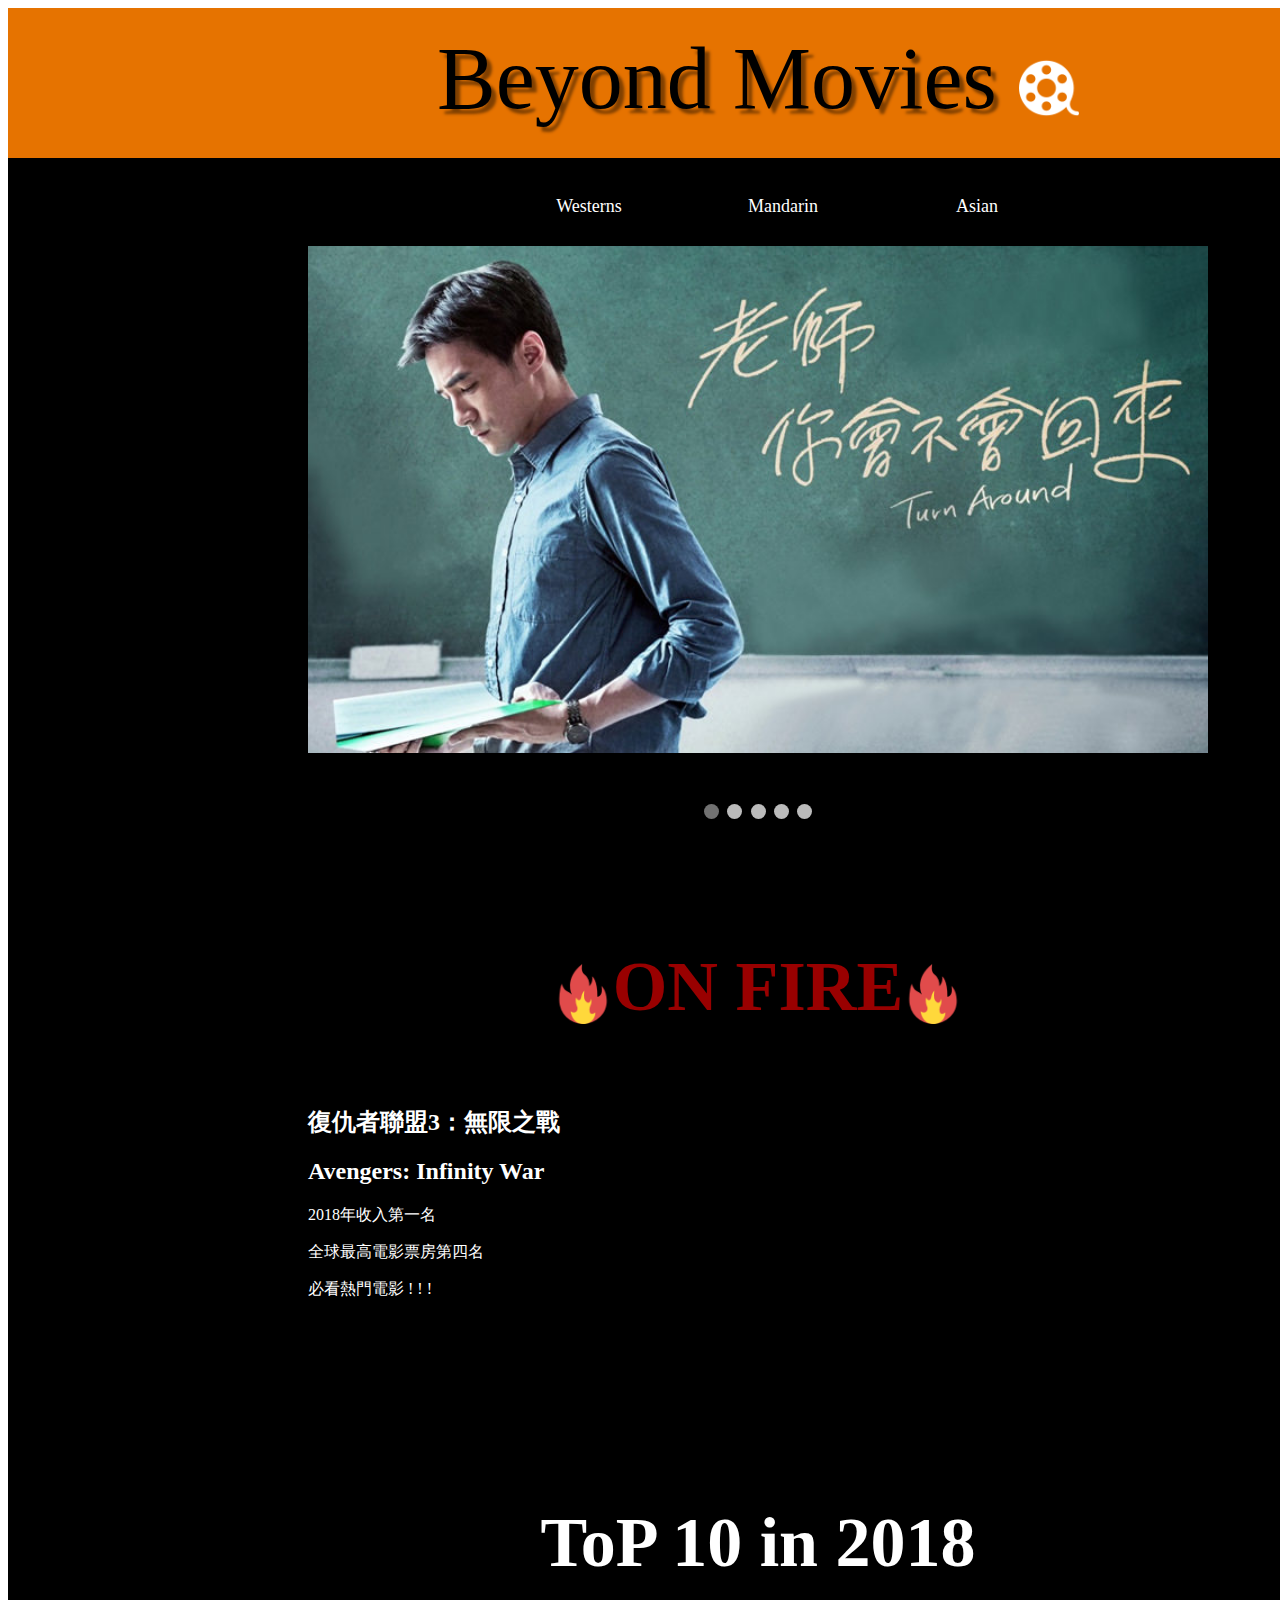
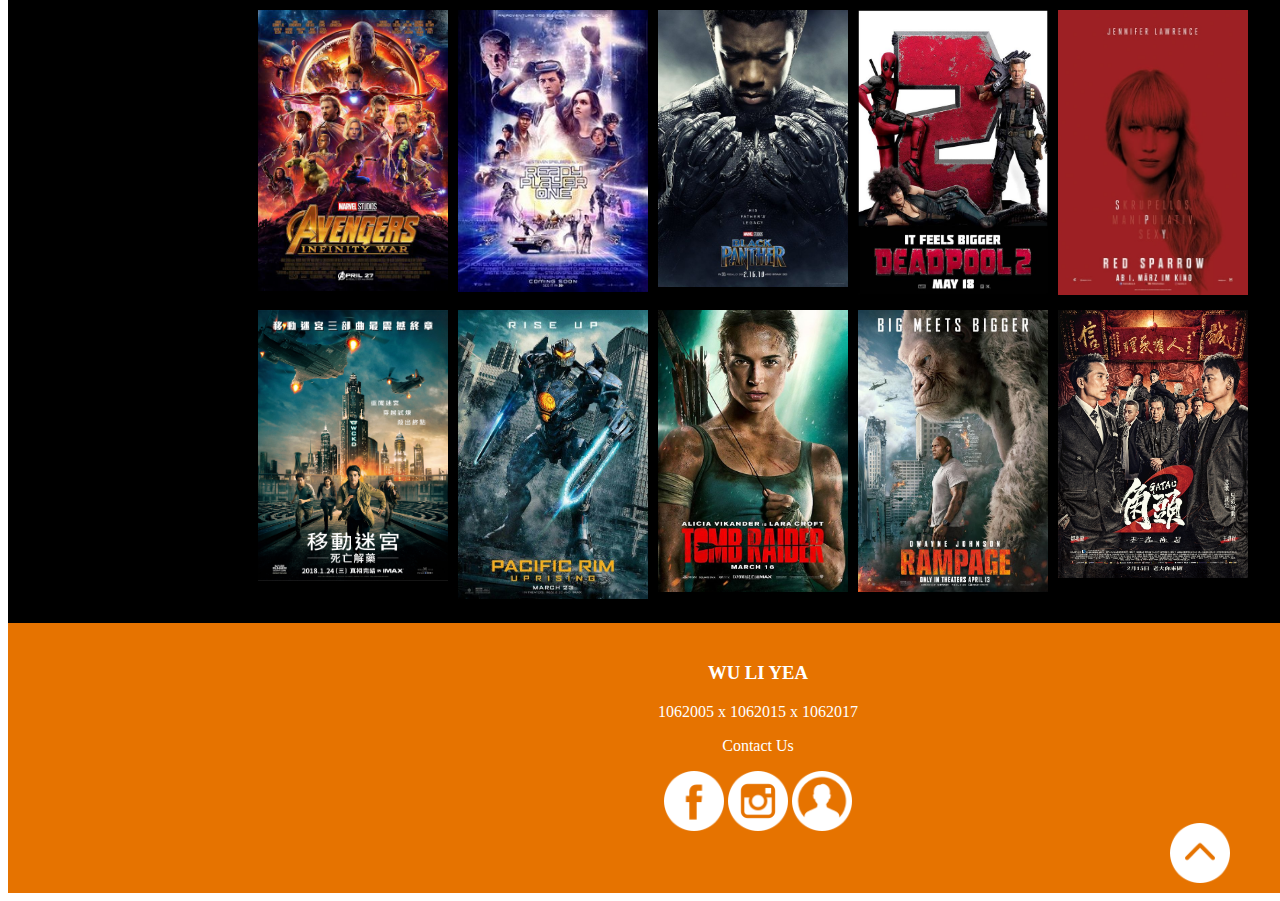
<file: index.html>
<!DOCTYPE html>
<html lang="en">
<head>
    <meta charset="UTF-8">
    <title>Document</title>
    <link rel="stylesheet" href="pic.css">
    <a href="top"></a>
    <style>
        #all {
            /*height: 1000px;*/
            width: 1500px;
            margin-left: auto;
            margin-right: auto;
            background-color:black;
        }

        #h1 {
            background-color: rgb(230, 115, 0);
            font-family:fantasy;
            text-shadow: 5px 5px 3px rgb(128, 64, 0);
            text-align: center;
            font-size: 550%;
            height: 150px;
            padding-top: 20px;
        }
        #try{
            font-size:20px;
            font-family:fantasy;
            padding-left:1400px;
            color: red;
            text-decoration: none;
        }
        #try a:link{
            color: white;
            text-decoration:none;
        }
        #try a:active{
            color:crimson;
        }
        #try a:hover{
            color:red;
        }
        
        #nav {
            background-color: black;
            height: 35px;
            text-align: center;
            left: 50px;
            font-family: fantasy;
        }

        #nav ul {
            margin: 0px;
            list-style: none;
          
        }

        #nav li {
            display: inline-block;
            margin-left: 10px;

        }

        #nav a {
            display: block;
            color: white;
            font-family: Microsoft JhengHei;
            text-decoration: none;
            font-size: 18px;
            background-color: black;
            line-height: 50px;
            padding-left: 30px;
            padding-right: 30px;
            width: 180px;/*間隔*/
        }

        #nav a:hover {
            background-color:white;
            color:coral;
            font-weight: bolder;
            /*字會變粗*/
        }

        #nav ul ul {
            display: none;
            z-index: 1;
            margin: 0px;
            padding: 0px;
            position: absolute;
        }

        #nav li li {
            display: block;
            margin: 0px;
            padding: 0px;
            position: 100px;
            
        }

        #nav li:hover ul {
            display: block;
        }

        #pic {
            background-color: black;
            width: 1500px;
            height: 630px;
            margin: 0 auto;
        }
        #new{
            background-color: black;
            color: rgb(153, 0, 0);
            font-family:fantasy;
            font-size: 60px;
            text-align: center;
            height: 130px;
        }
        
        #introvid{
            background-color:black;
            height: 400px;
            width: 1500px;
        }
        #intro {
            background-color:black;
            color: white;
            font-family: Microsoft JhengHei;
            height: 400px;
            width: 750px;
            padding-left: 300px;
            padding-top: 10px;
            float:left;
        }
        #vid {
            background-color: black;
            color: rgb(153, 0, 0);
            font-family: Microsoft JhengHei;
            font-size: 50px;
            height: 400px;
            width: 750px;
            float: right;
            /*text-align: center;*/
        }
        #top10{
            font-size: 70px;
            text-align: center;
        }
        #top0{
            background-color:black;
            color: white;
            font-family: Microsoft JhengHei;
            height: 700px;
            width: 1500px;
            text-align: center;
            line-height: 40px;
        }
        #iconus{
            background-color:rgb(230, 115, 0);
            height: 200px;
            width: 1500px; 
            clear: both;
        }
        #icon{
            color: white;
            font-family: Microsoft JhengHei;
            text-align: center;
            padding-top:20px;
        }      
        .we{
            border-radius: 50%;
            height: 150px;
            width: 150px;
            position: absolute;
            right: 20px;
        }
        #backtop{
            height: 60px;
            position: absolute;
            right: 50px;
        }
        #final{
            background-color:rgb(230, 115, 0);
            height: 70px;
            width: 1500px; 
        }
        #topp{
            width: 1000px;
            margin: 0 auto;
        }
        .pic2{
            height: 300px;
            width: 200px;
            position: relative;
            float:right;
            padding-right: 10px;
        }
        .image {
            display: block;
            width: 100%;
            height: auto;
        }
        .overlay2 {
            position: absolute; 
            bottom: 0; 
            background: rgb(0, 0, 0);
            background: rgba(0, 0, 0, 0.5); /* Black see-through */
           
            width: 100%;
            transition: .5s ease;
            opacity:0;
            color: black;
            font-size: 20px;
            padding: 20px;
            text-align: center;
        }
        .pic2:hover .overlay2 {
            opacity: 0.75;
        }
        .text2 {
            color: white;
            font-size: 20px;
            position: absolute;
            top: 50%;
            left: 50%;
            transform: translate(-50%, -50%);
            -ms-transform: translate(-50%, -50%);
            text-align:center;
        }
    </style>
</head>

<body>
    <div id="all">
        <div id="h1">Beyond Movies
        <img src="img/film-roll.png" height="60px">  
        </div>
        <div id="try"><a target="_blank" href="try.html">TRYTRY</a></div> 
        <div id="nav">
            <ul>
                <li><a href="#">Westerns</a>
                    <ul> <!跳新分頁>
                        <li><a target="_blank" href="a.html">Drama</a></li>
                        <li><a target="_blank" href="b.html"> Horror</a></li>
                        <li><a target="_blank" href="c.html">Comedy</a></li>
                        <li><a target="_blank" href="d.html">Animation</a></li>
                    </ul>
                </li>
                <li><a href="#"> Mandarin</a>
                    <ul>
                        <li><a target="_blank" href="e.html">Drama</a></li>
                        <li><a target="_blank" href="f.html">Mystery</a></li>
                        <li><a target="_blank" href="g.html">Comedy</a></li>
                    </ul>
                </li>
                <li><a href="#">Asian </a>
                    <ul>
                        <li><a target="_blank" href="h.html">Drama</a></li>
                        <li><a target="_blank" href="i.html">Animation</a></li>
                        
                    </ul>
                </li>
            </ul>
        </div>

        <div id="pic">
            <div class="slideshow-container">

                <div class="mySlides fade">
                    <div class="numbertext"></div>
                    <img src="img/20170926175735_86.jpg" style="width:900px">
                </div>
                <div class="mySlides fade">
                    <div class="numbertext"></div>
                    <img src="img/20171225181142_77.jpg" style="width:900px">

                </div>

                <div class="mySlides fade">
                    <div class="numbertext"></div>
                    <img src="img/20180227030817877765.jpg" style="width:900px">

                </div>
                <div class="mySlides fade">
                    <div class="numbertext"></div>
                    <img src="img/avengersinfinitywar.jpg" style="width:900px">

                </div>
                <div class="mySlides fade">
                    <div class="numbertext"></div>
                    <img src="img/maxresdefault.jpg" style="width:900px">

                </div>

            </div>
            <br>

            <div style="text-align:center">
                <span class="dot"></span>
                <span class="dot"></span>
                <span class="dot"></span>
                <span class="dot"></span>
                <span class="dot"></span>
            </div>

            <script>
                var slideIndex = 0;
                showSlides();

                function showSlides() {
                    var i;
                    var slides = document.getElementsByClassName("mySlides");
                    var dots = document.getElementsByClassName("dot");
                    for (i = 0; i < slides.length; i++) {
                        slides[i].style.display = "none";
                    }
                    slideIndex++;
                    if (slideIndex > slides.length) {
                        slideIndex = 1
                    }
                    for (i = 0; i < dots.length; i++) {
                        dots[i].className = dots[i].className.replace(" active", "");
                    }
                    slides[slideIndex - 1].style.display = "block";
                    dots[slideIndex - 1].className += " active";
                    setTimeout(showSlides, 2000); // Change image every 2 seconds
                }
            </script>
        </div>
        <div id="new">
            <h3> <img src="img/flame%20(1).png" height="60px">ON FIRE<img src="img/flame%20(1).png" height="60px"></h3>  
        </div>
        <div id="introvid">
        <div id="intro">
            <h2>復仇者聯盟3：無限之戰</h2>
            <h2>Avengers: Infinity War</h2>
            <p>2018年收入第一名</p>
            <p>全球最高電影票房第四名</p>
            <p>必看熱門電影 ! ! !</p>
        </div>
        <div id="vid">
            <iframe width="500" height="300" src="https://www.youtube.com/embed/QwievZ1Tx-8" frameborder="0" allow="autoplay; encrypted-media" allowfullscreen></iframe>
        </div>
    </div>
     <div id="top0">
       <h1 id="top10">ToP 10 in 2018</h1>
        <div id="topp">
         <div class="pic2">
          <img src="img/%E7%B4%85%E9%9B%80.jpg" alt="Avatar" class="image">
          <div class="overlay2">
         <div class="text2">Top 5</div>
          </div>
        </div>
        
        <div class="pic2">
          <img src="img/%E6%AD%BB%E4%BE%8D.jpg" alt="Avatar" class="image">
          <div class="overlay2">
         <div class="text2">Top 4</div>
          </div>
        </div>
        
        <div class="pic2">
          <img src="img/%E9%BB%91%E8%B1%B9.jpg" alt="Avatar" class="image">
          <div class="overlay2">
         <div class="text2">Top 3</div>
          </div>
        </div>
        
        <div class="pic2">
          <img src="img/%E4%B8%80%E7%B4%9A%E7%8E%A9%E5%AE%B6.jpg" alt="Avatar" class="image">
          <div class="overlay2">
         <div class="text2">Top 2</div>
          </div>
        </div>
        
        <div class="pic2">
          <img src="img/%E5%BE%A9%E4%BB%87%E8%80%853.jpg" alt="Avatar" class="image">
          <div class="overlay2">
         <div class="text2">Top 1</div>
          </div>
        </div>
        <br><br><br><!換行>
        <div class="pic2">
          <img src="img/GATAO2.jpg" alt="Avatar" class="image">
          <div class="overlay2">
         <div class="text2">Top 10</div>
          </div>
        </div>
        
        <div class="pic2">
          <img src="img/%E6%AF%80%E6%BB%85%E5%A4%A7%E4%BD%9C%E6%88%B0.jpg" alt="Avatar" class="image">
          <div class="overlay2">
         <div class="text2">Top 9</div>
          </div>
        </div>
        
        <div class="pic2">
          <img src="img/%E5%8F%A4%E5%A2%93%E5%A5%87%E5%85%B5.jpg" alt="Avatar" class="image">
          <div class="overlay2">
         <div class="text2">Top 8</div>
          </div>
        </div>
        
        <div class="pic2">
          <img src="img/%E7%92%B0%E5%A4%AA%E5%B9%B3%E6%B4%8B.jpg" alt="Avatar" class="image">
          <div class="overlay2">
         <div class="text2">Top 7</div>
          </div>
        </div>
        
        <div class="pic2">
          <img src="img/%E7%A7%BB%E5%8B%95%E8%BF%B7%E5%AE%AE.jpg" alt="Avatar" class="image">
          <div class="overlay2">
         <div class="text2">Top 6</div>
          </div>
        </div>      
        </div> 
     </div>   
        <div id="iconus">
        <div id="icon">
            <h3><b>WU LI YEA</b> </h3>
            <p>1062005 x 1062015 x 1062017</p>
            <P>Contact Us </P>
            <a href="https://www.facebook.com/%E5%85%83%E6%99%BA%E8%B3%87%E5%82%B3%E7%B3%BB%E5%AD%B8%E6%9C%83-638849019634835/?hc_ref=ARTsotH9uk5QEylY-fnlQxO62NgMig_kPVkmoQbJBGkmfhpJkFYpgN4KU4XZvShXOh0">
            <img src="img/facebook-logo-button.png" height="60px"></a>
            <a href="https://www.instagram.com/yzu_ilife/"><img src="img/instagram-logo.png" height="60px"></a>
            <a href="https://www.instagram.com/taylor_wuuuuuu/">
            <img src="img/user-avatar-main-picture.png" height="60px"></a>
         </div>  
         </div> 
        <div id="final">
            <a href="#top"><img id="backtop" src="img/arrow-up-.png" height="30px"></a>
        </div>           
    </div> <!all!>
    
</body>
</html>
</file>
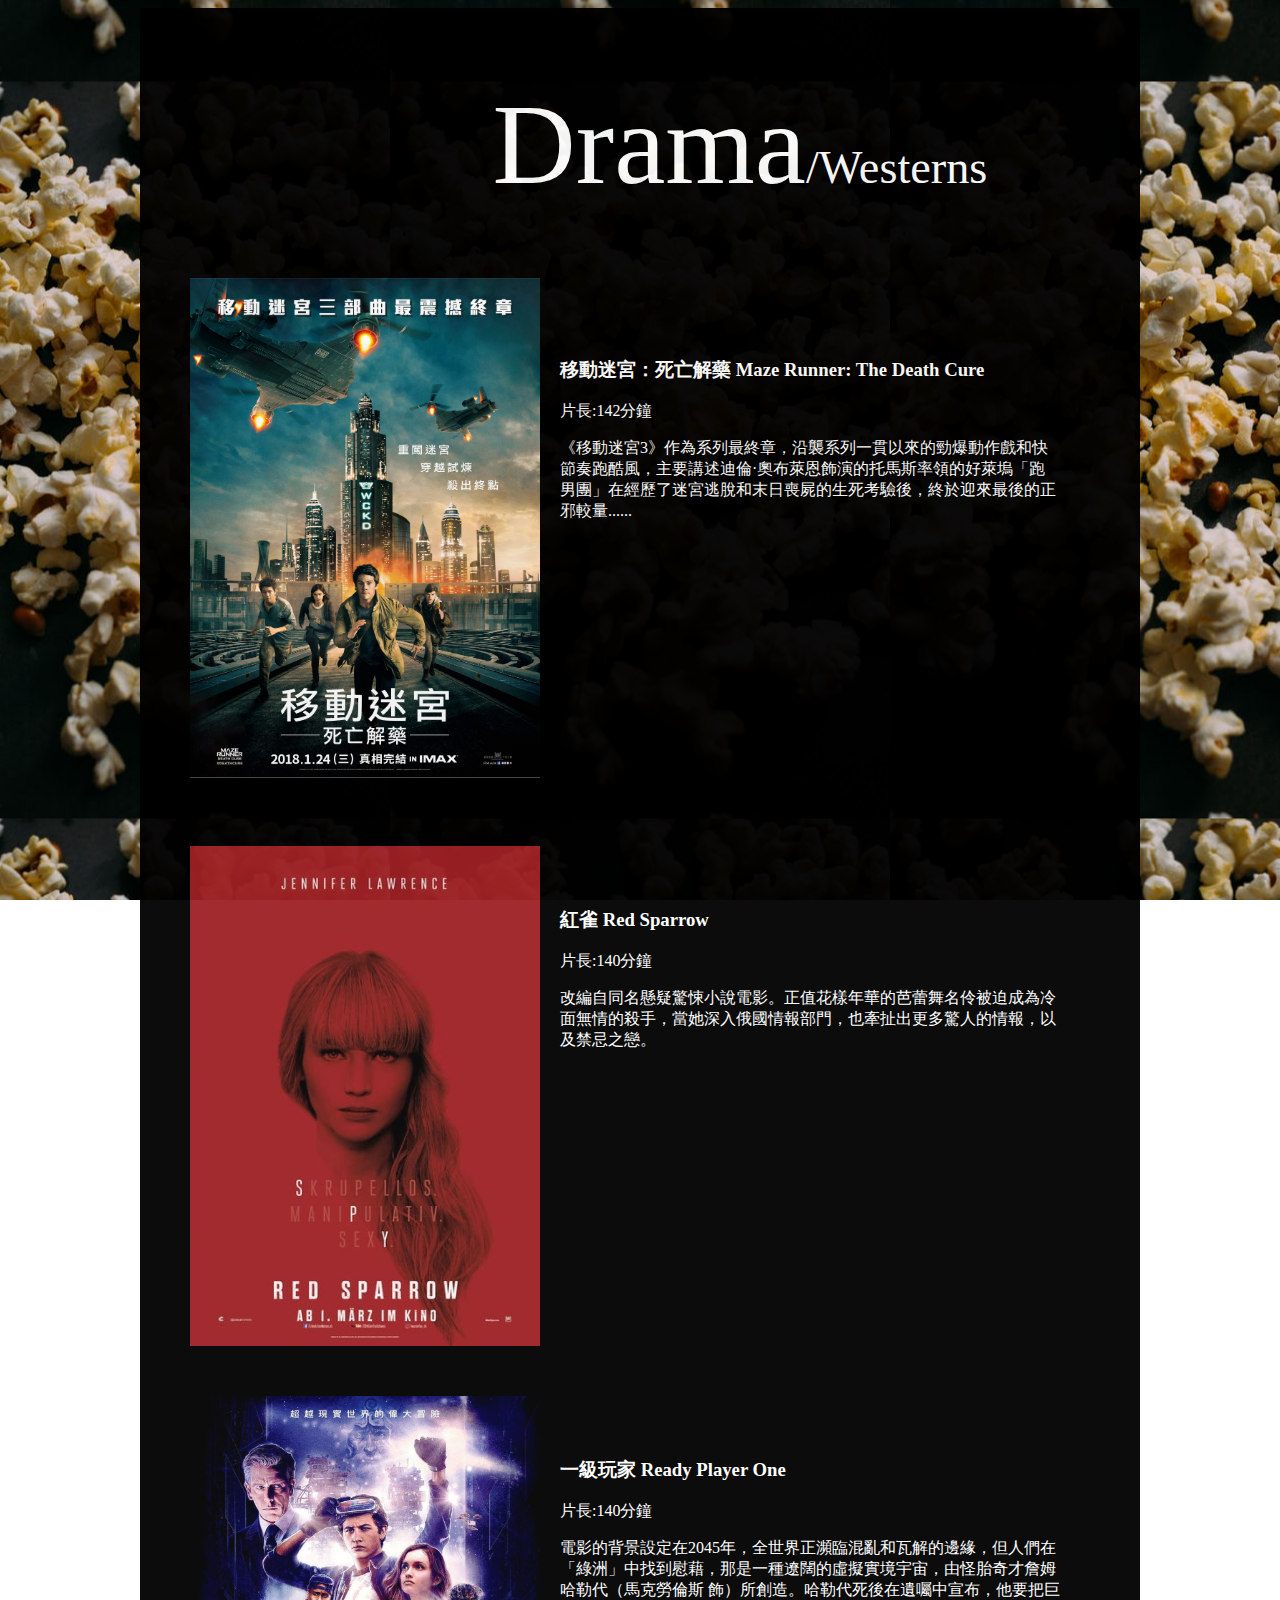
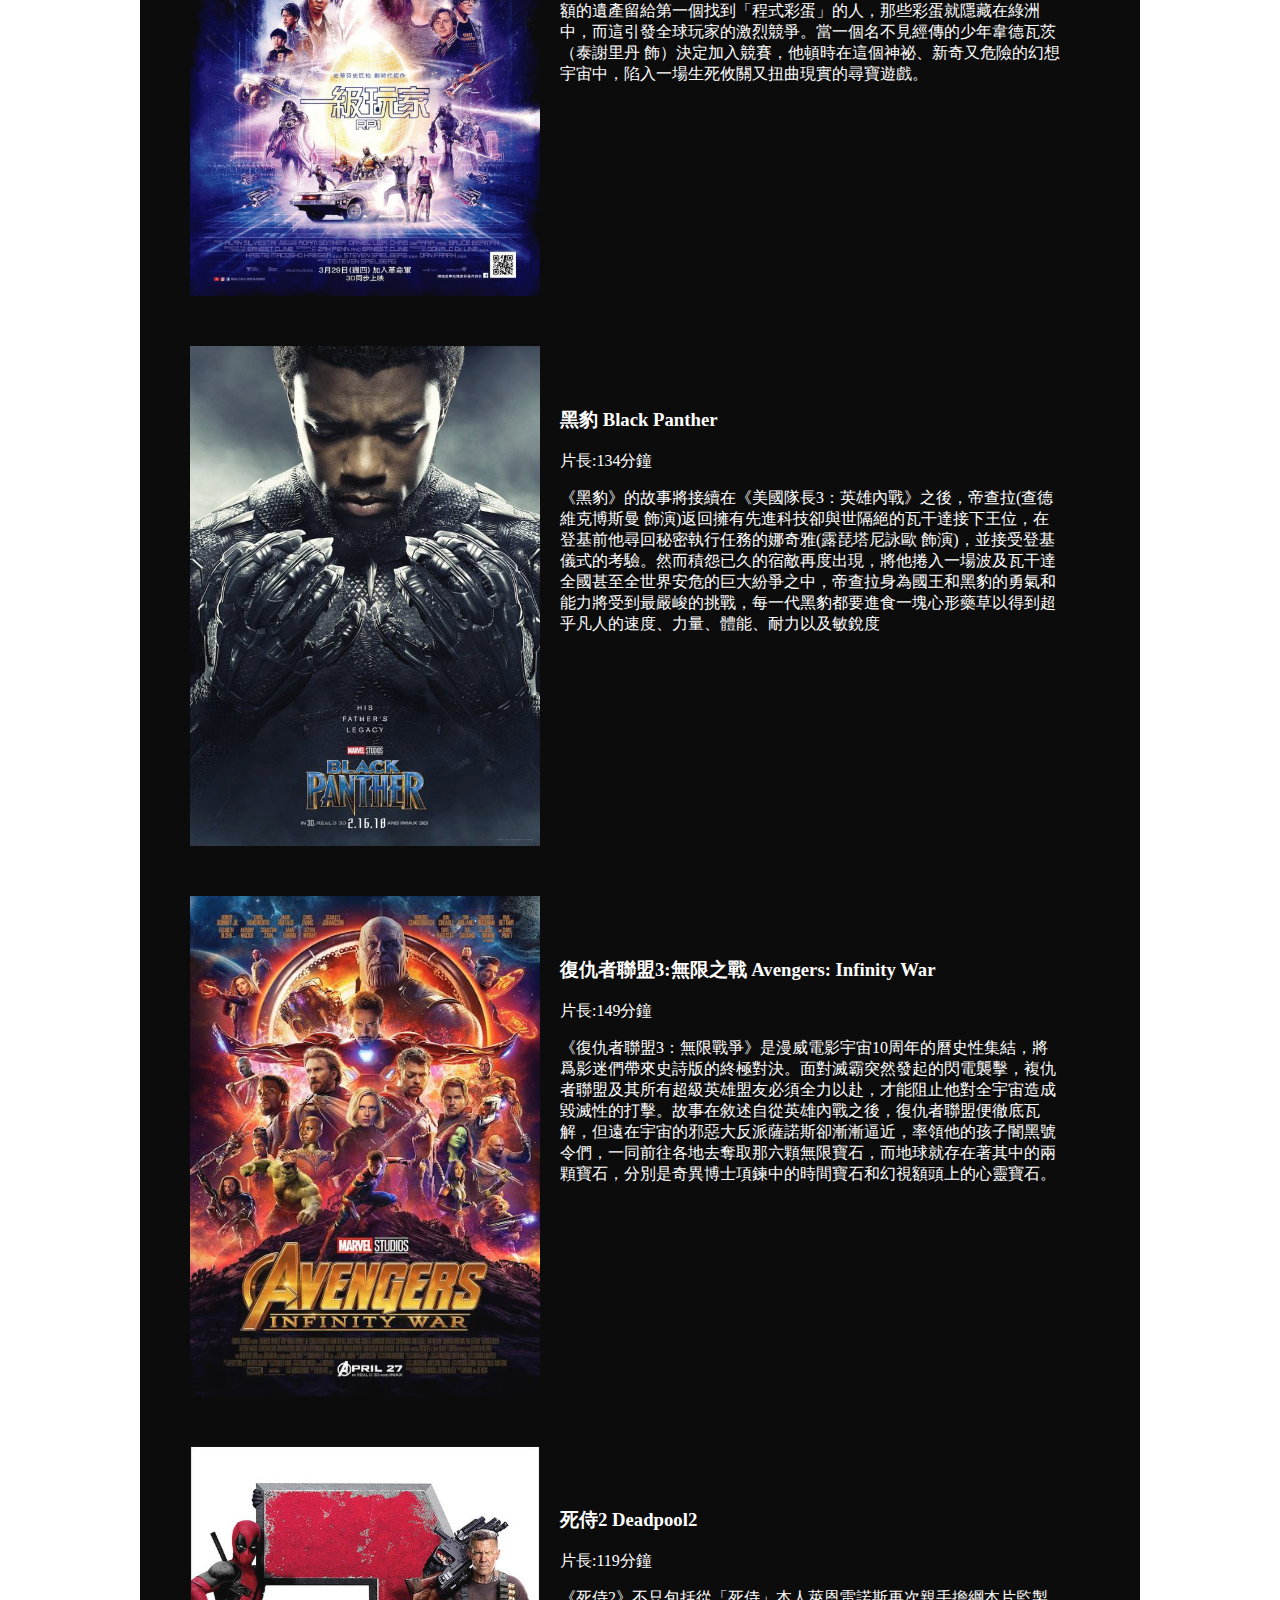
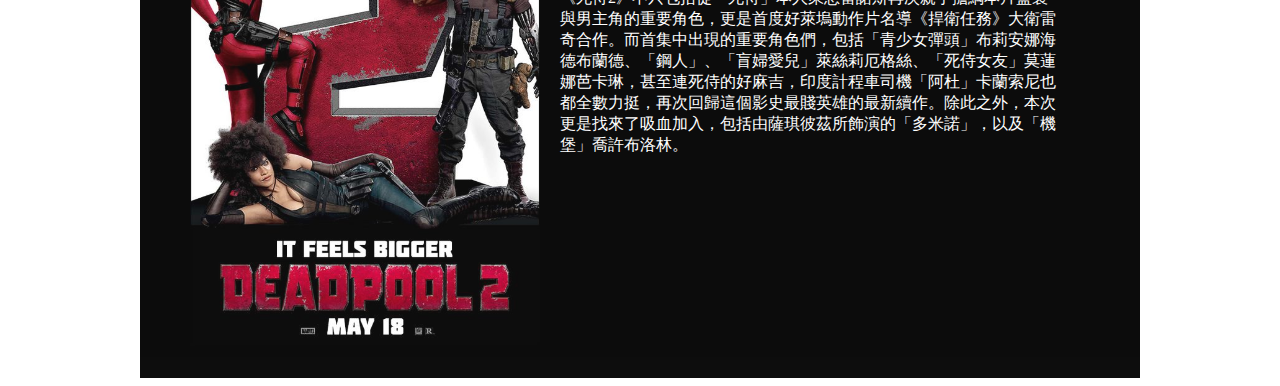
<file: a.html>
<!DOCTYPE html>
<html lang="en">
<head>
    <meta charset="UTF-8">
    <title>Document</title>
    <style>
        /*西洋-劇情*/

        body {
            background-image: url(img2/pop.jpg);
            background-repeat:repeat;
            /*background-size: cover;*/
            background-attachment: fixed;
            background-position: center;
            opacity: 0.95;
        }

        #all {
            height: auto;
            width: 1000px;
            position: relative;
            /*置中*/
            margin: 0 auto;
            /*置中*/
        }

        #head {
            background-color: black;
            height: 200px;
            color: white;
            font-family: fantasy;
            text-align: center;
            font-size: 80px;
            /*line-height: 350px;*/
            padding-left: 200px;
            /*距離左邊的距離*/
            padding-top: 70px;
        }

        /*#all a:link{
            color: white;
            text-decoration:underline;
        }
        #all a:active{
            color:crimson;
        }
        #all a:hover{
            color:darkgreen;
        }*/

        #block {
            height: 550px;
            width: 1000px;
            background-color: black;

        }

        /*-----------hover-------------*/

        .pic {
            position: absolute;
            width: 350px;
            float: left;
            padding-left: 50px;
        }

        .pic1 {
            /*看要不要左右擺*/
            position: relative;
            width: 350px;
            float: right;
        }

        .image {
            display: block;
            width: 100%;
            height: 500px;
        }

        .overlay {
            position: absolute;
            top: 0;
            bottom: 0;
            left: 50px;
            right: 0;
            height: 100%;
            width: 88%;
            opacity: 0;
            transition: .5s ease;
            background-color: rgb(0, 9, 26);
            font-family: monospace;
            
        }

        .pic:hover .overlay {
            opacity: 0.7;
        }

        .text {
            color: white;
            font-size: 20px;
            position: absolute;
            top: 50%;
            left: 50%;
            transform: translate(-50%, -50%);
            -ms-transform: translate(-50%, -50%);
            text-align: center;
        }

        /*-----------hover-------------*/

        #story {
            /*height:450px;*/
            width: 500px;
            /*/background-color: #52527a;*/
            color: white;
            float: right;
            font-family: Microsoft JhengHei;
            padding-left: 60px;
            padding-right: 80px;
            padding-top: 60px;
        }
    </style>
</head>

<body>
    <div id="all">
        <div id="head"><big><big>Drama</big></big><small><small><small>/Westerns</small></small></small></div>
        <div id="block">
            <!1>
            <div class="pic">
                <img src="img/%E7%A7%BB%E5%8B%95%E8%BF%B7%E5%AE%AE.jpg" alt="Avatar" class="image">

                <div class="overlay">
                    <div class="text">Maze Runner: The Death Cure</div>
                </div>
            </div>

            <div id="story">
                <h3><b>移動迷宮：死亡解藥 Maze Runner: The Death Cure</b></h3>
                <p>片長:142分鐘</p>
                <p>《移動迷宮3》作為系列最終章，沿襲系列一貫以來的勁爆動作戲和快節奏跑酷風，主要講述迪倫·奧布萊恩飾演的托馬斯率領的好萊塢「跑男團」在經歷了迷宮逃脫和末日喪屍的生死考驗後，終於迎來最後的正邪較量......</p>
            </div>
        </div>

        <div id="block">/*2*/
            <div class="pic">
                <img src="img/%E7%B4%85%E9%9B%80.jpg" alt="Avatar" class="image">

                <div class="overlay">
                    <div class="text">Red Sparrow</div>
                </div>
            </div>

            <div id="story">
                <h3><b>紅雀 Red Sparrow</b></h3>
                <p>片長:140分鐘</p>
                <p>改編自同名懸疑驚悚小說電影。正值花樣年華的芭蕾舞名伶被迫成為冷面無情的殺手，當她深入俄國情報部門，也牽扯出更多驚人的情報，以及禁忌之戀。</p>
            </div>
        </div>

        <div id="block">/*3*/
            <div class="pic">
                <img src="img/%E4%B8%80%E7%B4%9A%E7%8E%A9%E5%AE%B6%E4%B8%AD%E6%96%87.jpg" alt="Avatar" class="image">

                <div class="overlay">
                    <div class="text">Ready Player One</div>
                </div>
            </div>

            <div id="story">
                <h3><b>一級玩家 Ready Player One</b></h3>
                <p>片長:140分鐘</p>
                <p>電影的背景設定在2045年，全世界正瀕臨混亂和瓦解的邊緣，但人們在「綠洲」中找到慰藉，那是一種遼闊的虛擬實境宇宙，由怪胎奇才詹姆哈勒代（馬克勞倫斯 飾）所創造。哈勒代死後在遺囑中宣布，他要把巨額的遺產留給第一個找到「程式彩蛋」的人，那些彩蛋就隱藏在綠洲中，而這引發全球玩家的激烈競爭。當一個名不見經傳的少年韋德瓦茨（泰謝里丹 飾）決定加入競賽，他頓時在這個神祕、新奇又危險的幻想宇宙中，陷入一場生死攸關又扭曲現實的尋寶遊戲。</p>
            </div>
        </div>

        <div id="block">/*4*/
            <div class="pic">
                <img src="img/%E9%BB%91%E8%B1%B9.jpg" alt="Avatar" class="image">

                <div class="overlay">
                    <div class="text">Black Panther</div>
                </div>
            </div>

            <div id="story">
                <h3><b>黑豹 Black Panther</b></h3>
                <p>片長:134分鐘</p>
                <p>《黑豹》的故事將接續在《美國隊長3：英雄內戰》之後，帝查拉(查德維克博斯曼 飾演)返回擁有先進科技卻與世隔絕的瓦干達接下王位，在登基前他尋回秘密執行任務的娜奇雅(露琵塔尼詠歐 飾演)，並接受登基儀式的考驗。然而積怨已久的宿敵再度出現，將他捲入一場波及瓦干達全國甚至全世界安危的巨大紛爭之中，帝查拉身為國王和黑豹的勇氣和能力將受到最嚴峻的挑戰，每一代黑豹都要進食一塊心形藥草以得到超乎凡人的速度、力量、體能、耐力以及敏銳度</p>
            </div>
        </div>

        <div id="block">/*5*/
            <div class="pic">
                <img src="img/%E5%BE%A9%E4%BB%87%E8%80%853.jpg" alt="Avatar" class="image">

                <div class="overlay">
                    <div class="text">Avengers3: Infinity War</div>
                </div>
            </div>

            <div id="story">
                <h3><b>復仇者聯盟3:無限之戰 Avengers: Infinity War</b></h3>
                <p>片長:149分鐘</p>
                <p>《復仇者聯盟3：無限戰爭》是漫威電影宇宙10周年的曆史性集結，將爲影迷們帶來史詩版的終極對決。面對滅霸突然發起的閃電襲擊，複仇者聯盟及其所有超級英雄盟友必須全力以赴，才能阻止他對全宇宙造成毀滅性的打擊。故事在敘述自從英雄內戰之後，復仇者聯盟便徹底瓦解，但遠在宇宙的邪惡大反派薩諾斯卻漸漸逼近，率領他的孩子闇黑號令們，一同前往各地去奪取那六顆無限寶石，而地球就存在著其中的兩顆寶石，分別是奇異博士項鍊中的時間寶石和幻視額頭上的心靈寶石。</p>
            </div>
        </div>

        <div id="block">/*6*/
            <div class="pic">
                <img src="img/%E6%AD%BB%E4%BE%8D.jpg" alt="Avatar" class="image">

                <div class="overlay">
                    <div class="text">Deadpool2
                    </div>
                </div>
            </div>

            <div id="story">
                <h3><b>死侍2 Deadpool2
                </b></h3>
                <p>片長:119分鐘</p>
                <p>《死侍2》不只包括從「死侍」本人萊恩雷諾斯再次親手擔綱本片監製與男主角的重要角色，更是首度好萊塢動作片名導《捍衛任務》大衛雷奇合作。而首集中出現的重要角色們，包括「青少女彈頭」布莉安娜海德布蘭德、「鋼人」、「盲婦愛兒」萊絲莉厄格絲、「死侍女友」莫蓮娜芭卡琳，甚至連死侍的好麻吉，印度計程車司機「阿杜」卡蘭索尼也都全數力挺，再次回歸這個影史最賤英雄的最新續作。除此之外，本次更是找來了吸血加入，包括由薩琪彼茲所飾演的「多米諾」，以及「機堡」喬許布洛林。</p>
            </div>
        </div>

    </div>
    <!all!>

</body>
</html>
</file>
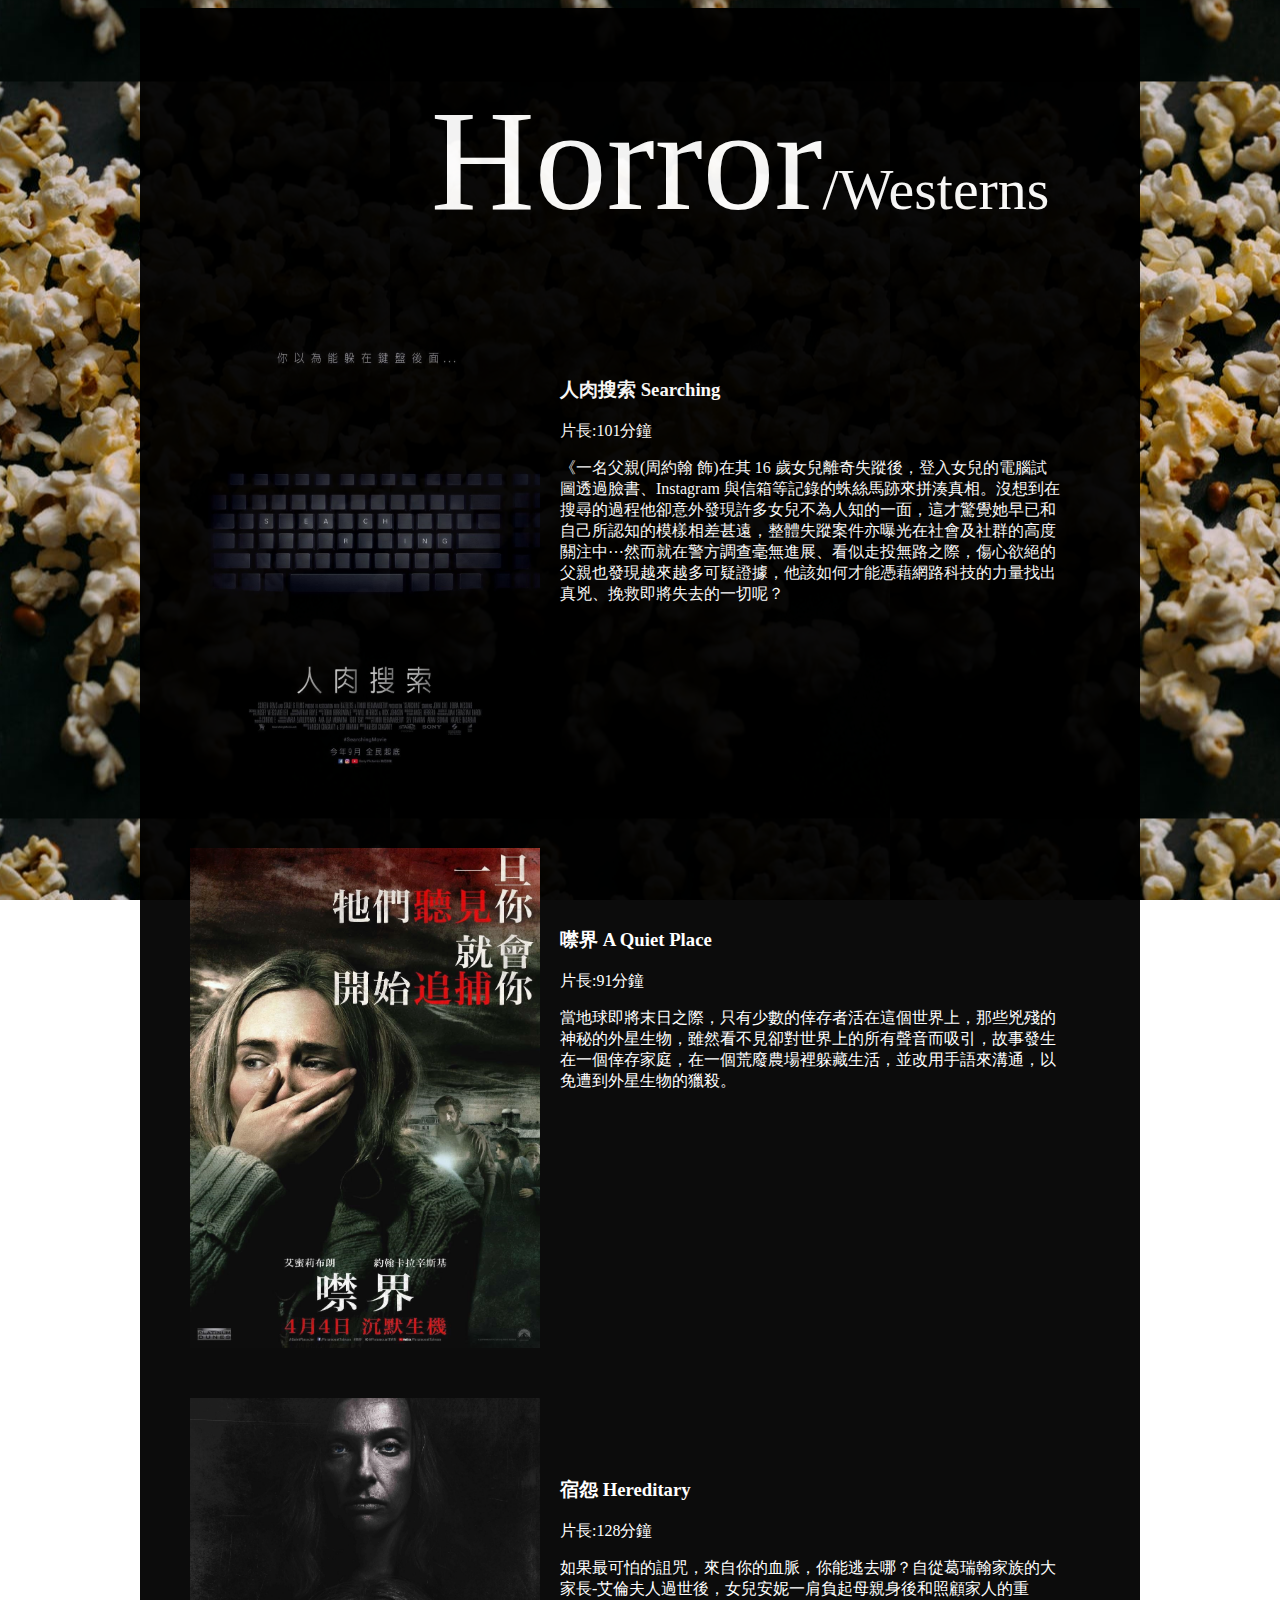
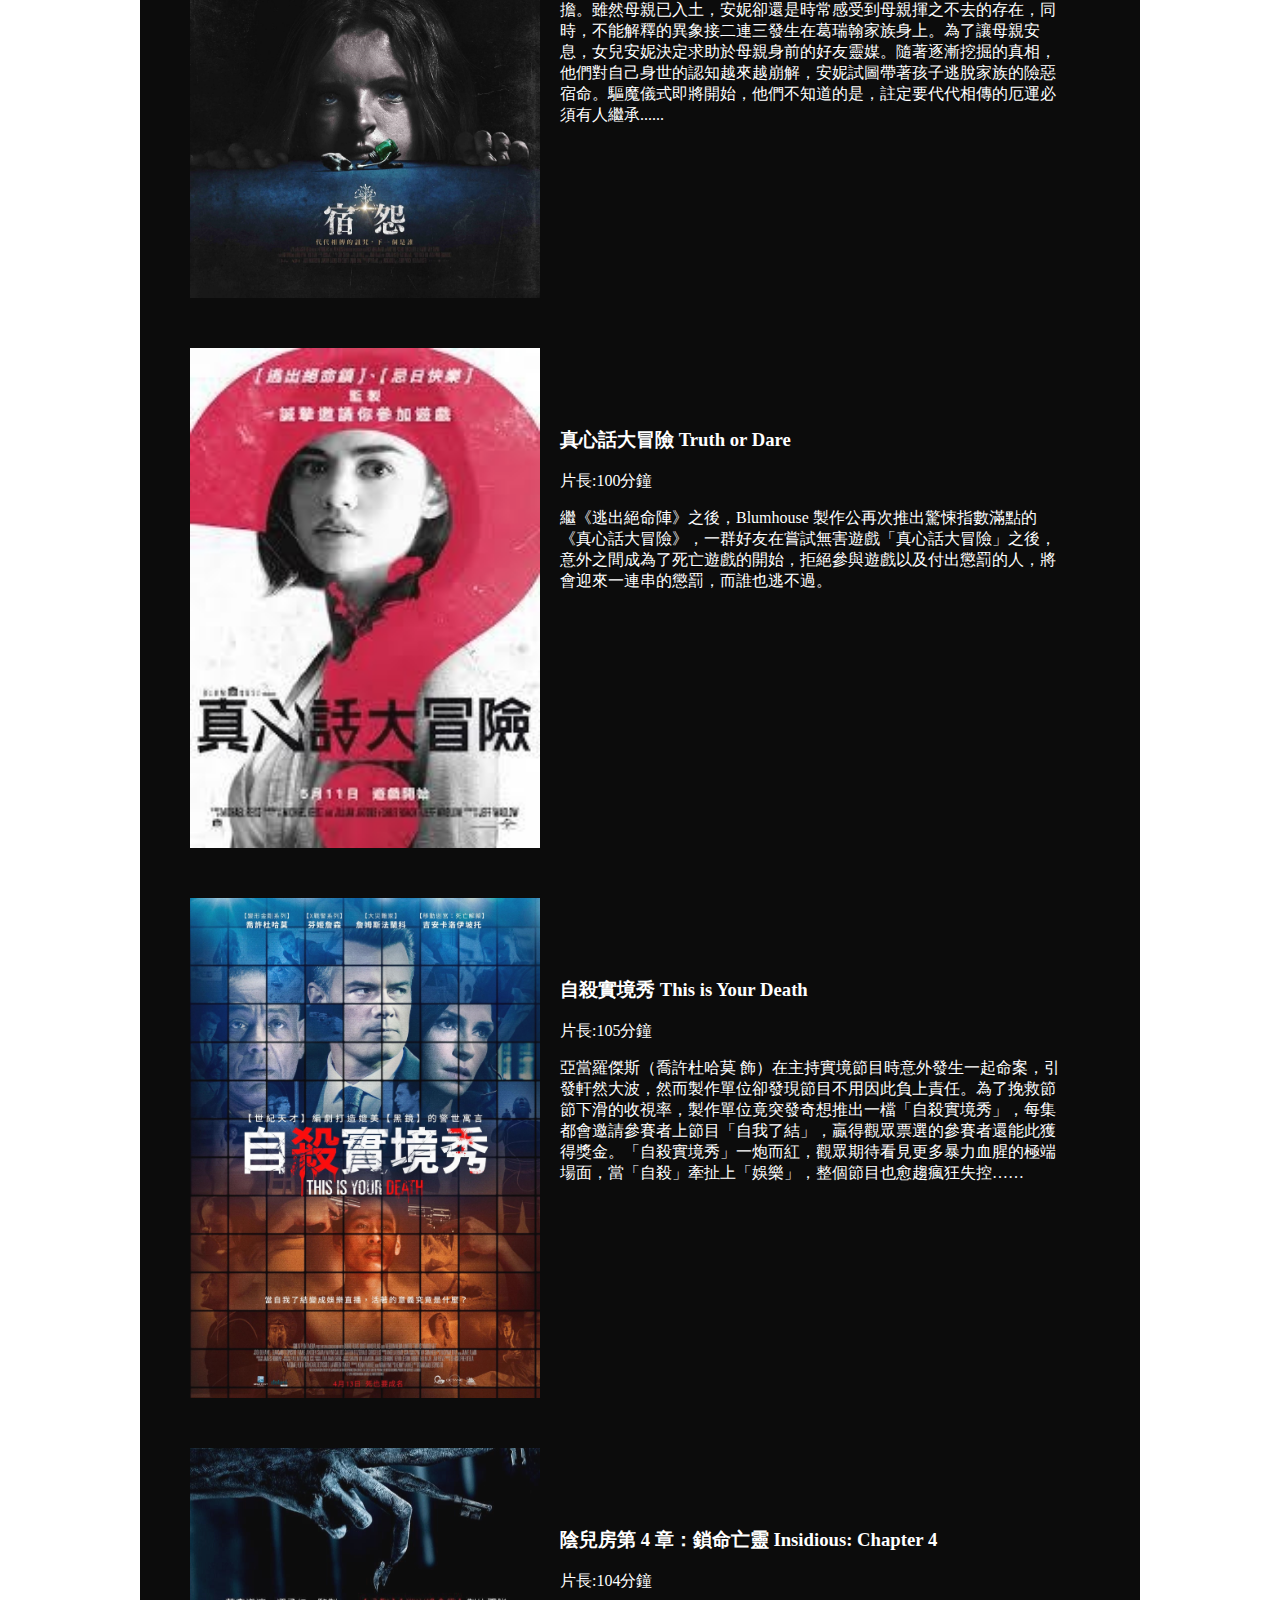
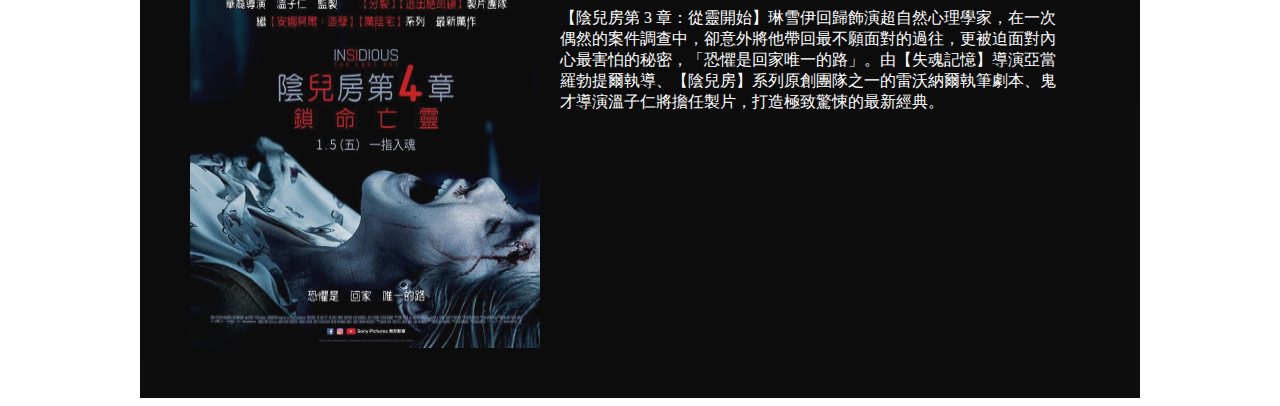
<file: b.html>
<!DOCTYPE html>
<html lang="en">
<head>
    <meta charset="UTF-8">
    <title>Document</title>
    <style>
        /*西洋-劇情*/

        body {
            background-image: url(img2/pop.jpg);
            background-repeat: repeat;
            /*background-size: cover;*/
            background-attachment: fixed;
            background-position: center;
            opacity: 0.95;
        }

        #all {
            height: auto;
            width: 1000px;
            position: relative;
            /*置中*/
            margin: 0 auto;
            /*置中*/
        }

        #head {
            background-color: black;
            height: 220px;
            color: white;
            font-family: fantasy;
            text-align: center;
            font-size: 100px;
            /*line-height: 350px;*/
            padding-left: 200px;
            /*距離左邊的距離*/
            padding-top: 70px;
        }

        /*#all a:link{
            color: white;
            text-decoration:underline;
        }
        #all a:active{
            color:crimson;
        }
        #all a:hover{
            color:darkgreen;
        }*/

        #block {
            height: 550px;
            width: 1000px;
            background-color: black;

        }

        /*-----------hover-------------*/

        .pic {
            position: absolute;
            width: 350px;
            float: left;
            padding-left: 50px
            
           
        }

        .pic1 {
            /*看要不要左右擺*/
            position: relative;
            width: 350px;
            float: right;
        }

        .image {
            display: block;
            width: 100%;
            height: 500px;
        }

        .overlay {
            position: absolute;
            top: 0;
            bottom: 0;
            left: 50px;
            right: 0;
            height: 100%;
            width: 88%;
            opacity: 0;
            transition: .5s ease;
            background-color: rgb(0, 9, 26);
            font-family: monospace;
        }

        .pic:hover .overlay {
            opacity: 0.7;
        }

        .text {
            color: white;
            font-size: 20px;
            position: absolute;
            top: 50%;
            left: 50%;
            transform: translate(-50%, -50%);
            -ms-transform: translate(-50%, -50%);
            text-align: center;
        }

        /*-----------hover-------------*/

        #story {
            /*height:450px;*/
            width: 500px;
            /*/background-color: #52527a;*/
            color: white;
            float: right;
            font-family: Microsoft JhengHei;
            padding-left: 60px;
            padding-right: 80px;
            padding-top: 60px;
        }
    </style>
</head>

<body>
    <div id="all">
         <div id="head"><big><big>Horror</big></big><small><small><small>/Westerns</small></small></small></div>
        <div id="block"><!1> 
            <div class="pic">
                <img src="img/%E4%BA%BA%E8%82%89%E6%90%9C%E7%B4%A2.jpg" alt="Avatar" class="image">

                <div class="overlay">
                    <div class="text">Searching </div>
                </div>
            </div>

            <div id="story">
                <h3><b>人肉搜索 Searching 
                </b></h3>
                <p>片長:101分鐘</p>
                <p>《一名父親(周約翰 飾)在其 16 歲女兒離奇失蹤後，登入女兒的電腦試圖透過臉書、Instagram 與信箱等記錄的蛛絲馬跡來拼湊真相。沒想到在搜尋的過程他卻意外發現許多女兒不為人知的一面，這才驚覺她早已和自己所認知的模樣相差甚遠，整體失蹤案件亦曝光在社會及社群的高度關注中⋯然而就在警方調查毫無進展、看似走投無路之際，傷心欲絕的父親也發現越來越多可疑證據，他該如何才能憑藉網路科技的力量找出真兇、挽救即將失去的一切呢？</p>
            </div>
        </div>

        <div id="block"><!2>
            <div class="pic">
                <img src="img/%E5%99%A4%E7%95%8C.jpg" alt="Avatar" class="image">

                <div class="overlay">
                    <div class="text">A Quiet Place</div>
                </div>
            </div>

            <div id="story">
                <h3><b>噤界 A Quiet Place
                </b></h3>
                <p>片長:91分鐘</p>
                <p>當地球即將末日之際，只有少數的倖存者活在這個世界上，那些兇殘的神秘的外星生物，雖然看不見卻對世界上的所有聲音而吸引，故事發生在一個倖存家庭，在一個荒廢農場裡躲藏生活，並改用手語來溝通，以免遭到外星生物的獵殺。</p>
            </div>
        </div>

        <div id="block"><!3>
            <div class="pic">
                <img src="img/%E5%AE%BF%E6%80%A8.jpg" alt="Avatar" class="image">

                <div class="overlay">
                    <div class="text">Hereditary</div>
                </div>
            </div>

            <div id="story">
                <h3><b>宿怨 Hereditary
                </b></h3>
                <p>片長:128分鐘</p>
                <p>如果最可怕的詛咒，來自你的血脈，你能逃去哪？自從葛瑞翰家族的大家長-艾倫夫人過世後，女兒安妮一肩負起母親身後和照顧家人的重擔。雖然母親已入土，安妮卻還是時常感受到母親揮之不去的存在，同時，不能解釋的異象接二連三發生在葛瑞翰家族身上。為了讓母親安息，女兒安妮決定求助於母親身前的好友靈媒。隨著逐漸挖掘的真相，他們對自己身世的認知越來越崩解，安妮試圖帶著孩子逃脫家族的險惡宿命。驅魔儀式即將開始，他們不知道的是，註定要代代相傳的厄運必須有人繼承......</p>
            </div>
        </div>

        <div id="block"><!4>
            <div class="pic">
                <img src="img/%E7%9C%9F%E5%BF%83%E8%A9%B1%E5%A4%A7%E5%86%92%E9%9A%AA.jpg" alt="Avatar" class="image">

                <div class="overlay">
                    <div class="text">Truth or Dare</div>
                </div>
            </div>

            <div id="story">
                <h3><b>真心話大冒險 Truth or Dare
                </b></h3>
                <p>片長:100分鐘</p>
                <p>繼《逃出絕命陣》之後，Blumhouse 製作公再次推出驚悚指數滿點的《真心話大冒險》，一群好友在嘗試無害遊戲「真心話大冒險」之後，意外之間成為了死亡遊戲的開始，拒絕參與遊戲以及付出懲罰的人，將會迎來一連串的懲罰，而誰也逃不過。</p>
            </div>
        </div>

        <div id="block"><!5>
            <div class="pic">
                <img src="img/%E8%87%AA%E6%AE%BA%E5%AF%A6%E5%A2%83%E7%A7%80.jpg" alt="Avatar" class="image">

                <div class="overlay">
                    <div class="text">This is Your Death</div>
                </div>
            </div>

            <div id="story">
                <h3><b>自殺實境秀 This is Your Death
                </b></h3>
                <p>片長:105分鐘</p>
                <p>亞當羅傑斯（喬許杜哈莫 飾）在主持實境節目時意外發生一起命案，引發軒然大波，然而製作單位卻發現節目不用因此負上責任。為了挽救節節下滑的收視率，製作單位竟突發奇想推出一檔「自殺實境秀」，每集都會邀請參賽者上節目「自我了結」，贏得觀眾票選的參賽者還能此獲得獎金。「自殺實境秀」一炮而紅，觀眾期待看見更多暴力血腥的極端場面，當「自殺」牽扯上「娛樂」，整個節目也愈趨瘋狂失控……</p>
            </div>
        </div>

        <div id="block"><!6>
            <div class="pic">
                <img src="img/%E9%99%B0%E5%85%92%E6%88%BF%E7%AC%AC4%E7%AB%A0.jpg" alt="Avatar" class="image">

                <div class="overlay">
                    <div class="text">Insidious: Chapter 4</div>
                </div>
            </div>

            <div id="story">
                <h3><b>陰兒房第 4 章：鎖命亡靈
                Insidious: Chapter 4
                </b></h3>
                <p>片長:104分鐘</p>
                <p>【陰兒房第 3 章：從靈開始】琳雪伊回歸飾演超自然心理學家，在一次偶然的案件調查中，卻意外將他帶回最不願面對的過往，更被迫面對內心最害怕的秘密，「恐懼是回家唯一的路」。由【失魂記憶】導演亞當羅勃提爾執導、【陰兒房】系列原創團隊之一的雷沃納爾執筆劇本、鬼才導演溫子仁將擔任製片，打造極致驚悚的最新經典。</p>
            </div>
        </div>

    </div>
    <!all!>

</body>
</html>
</file>
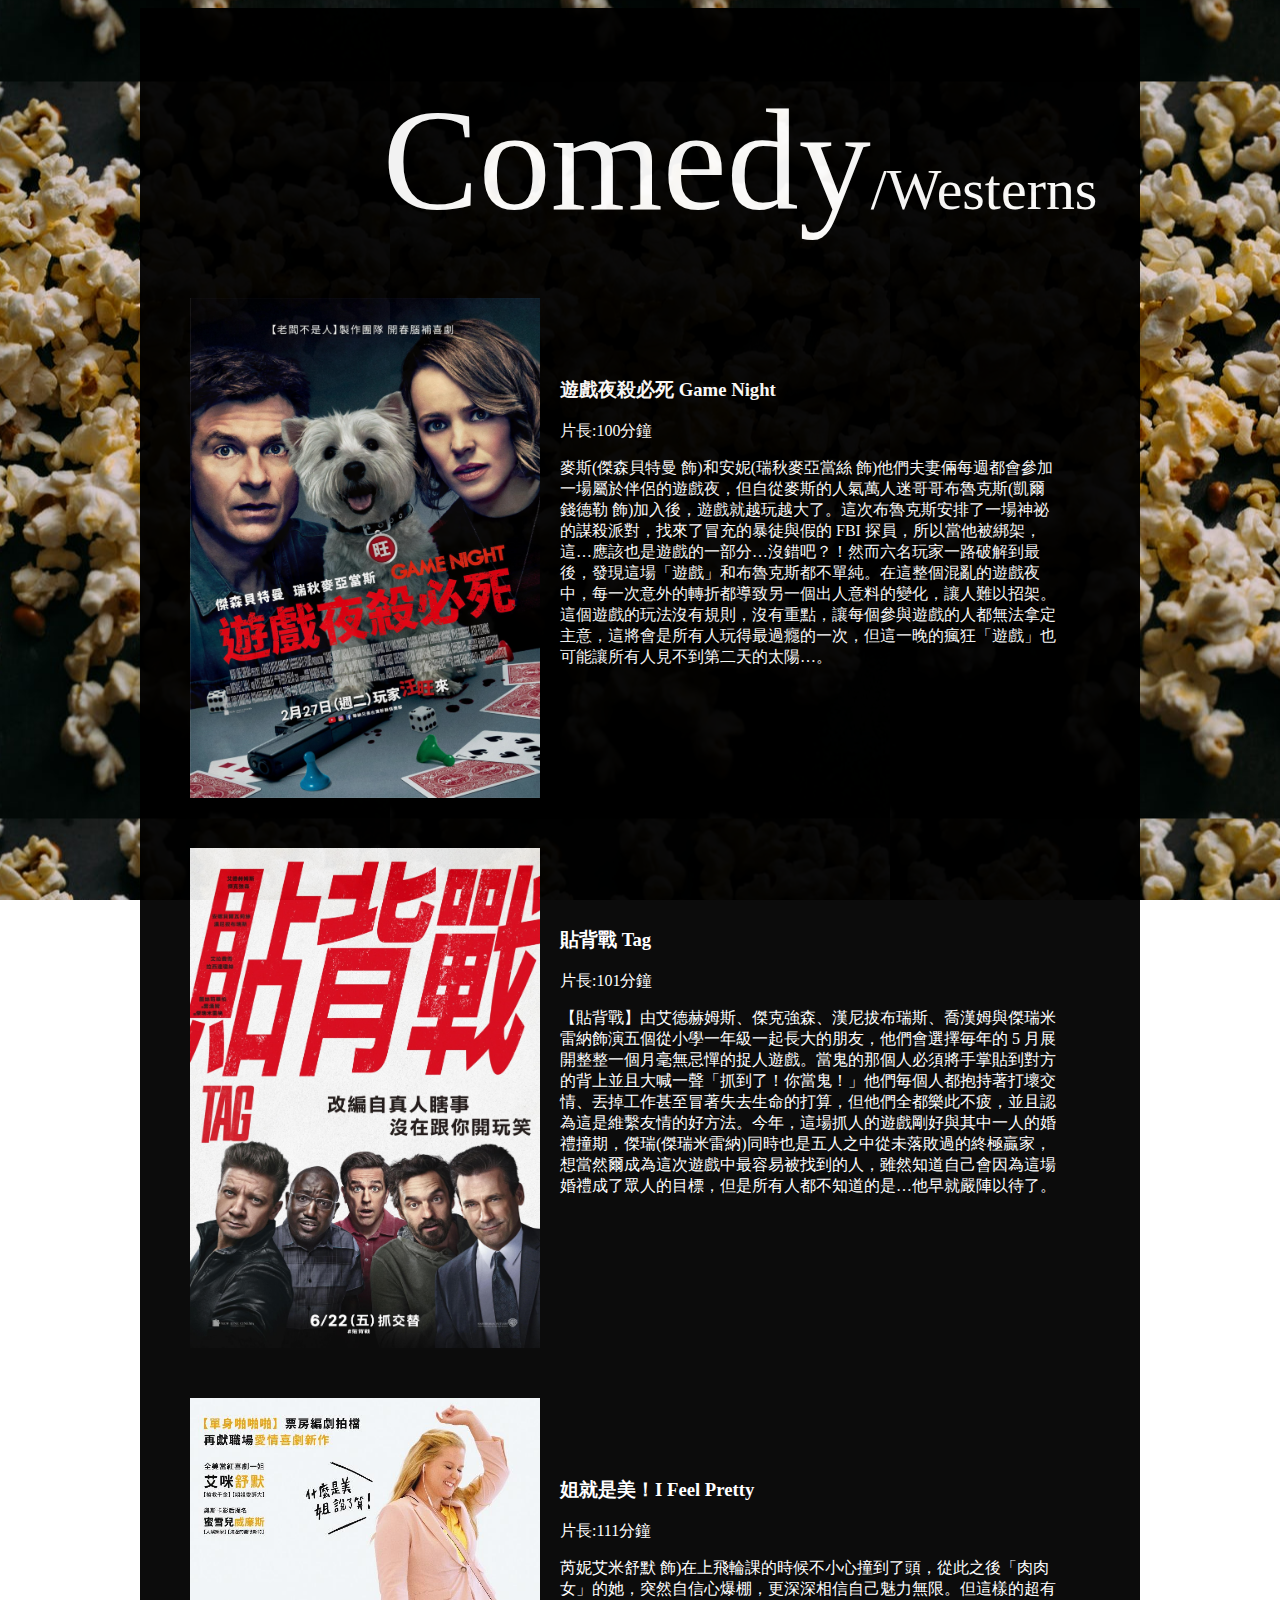
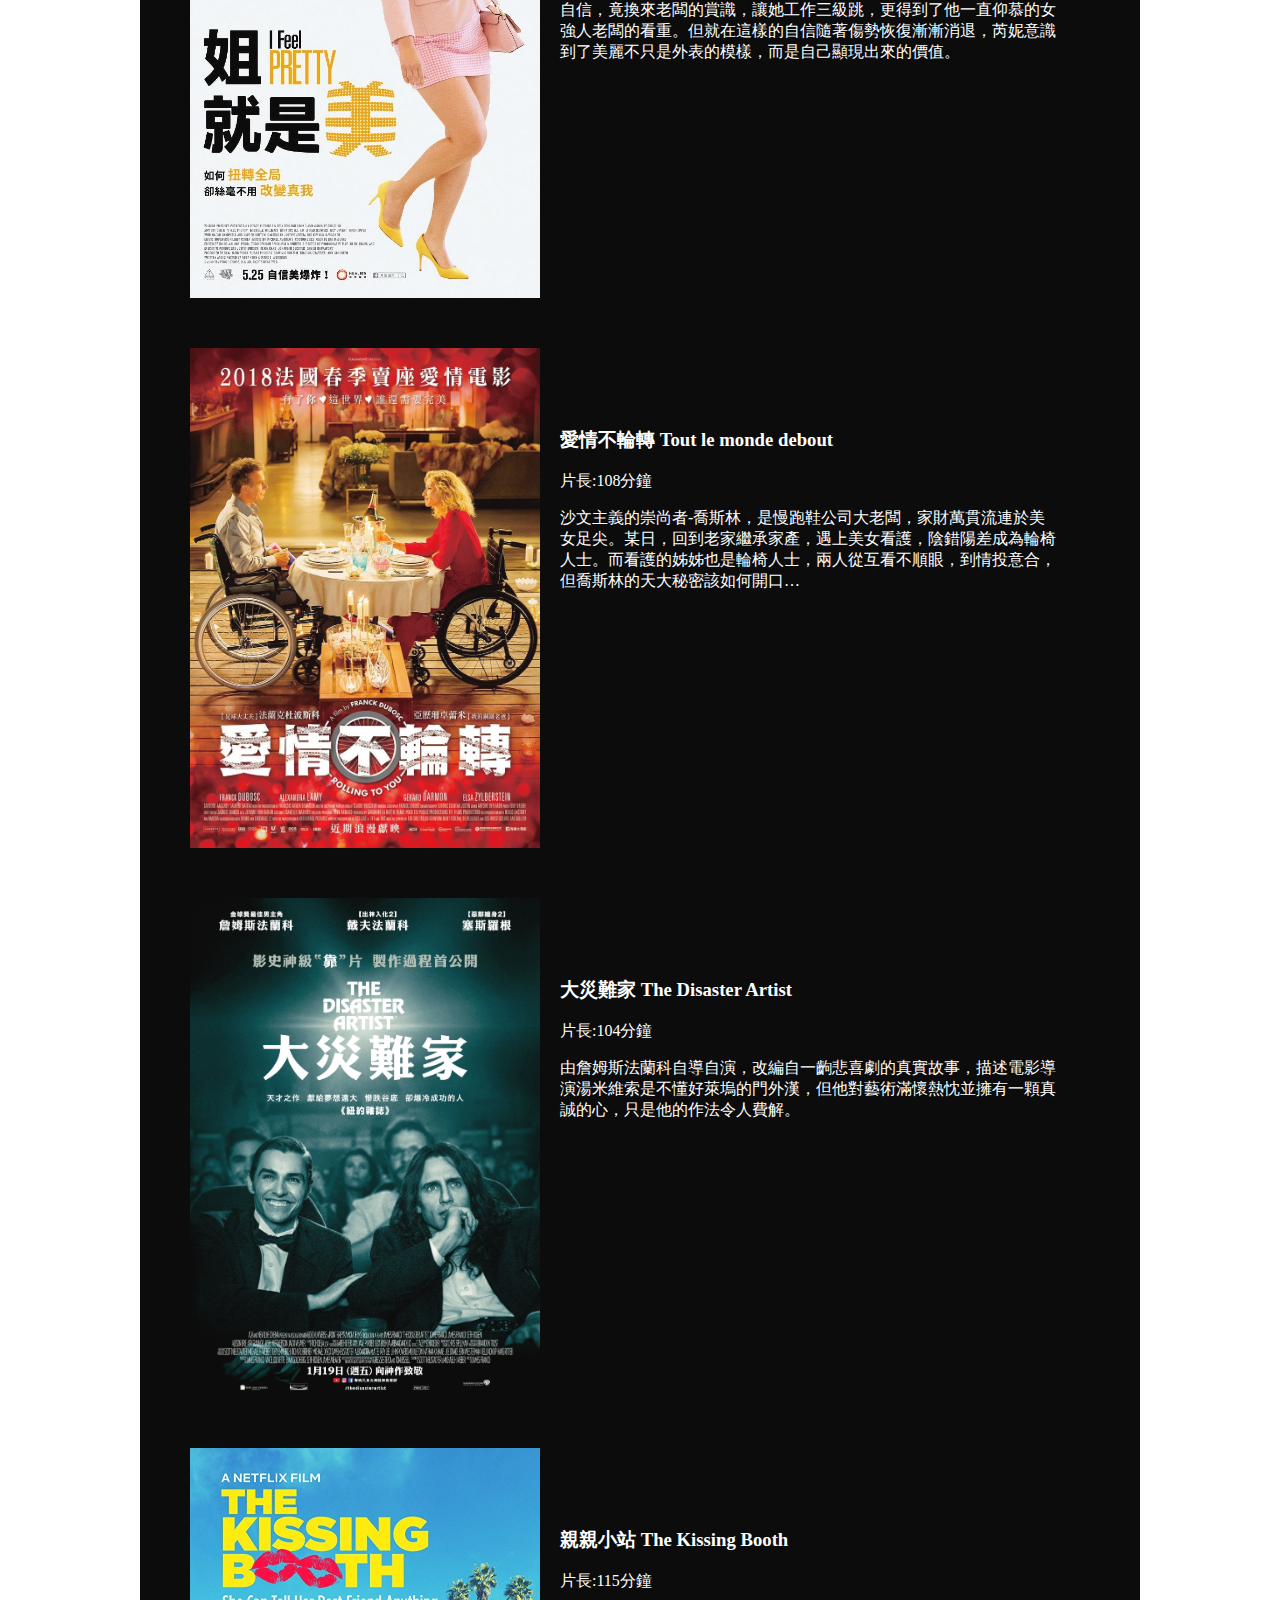
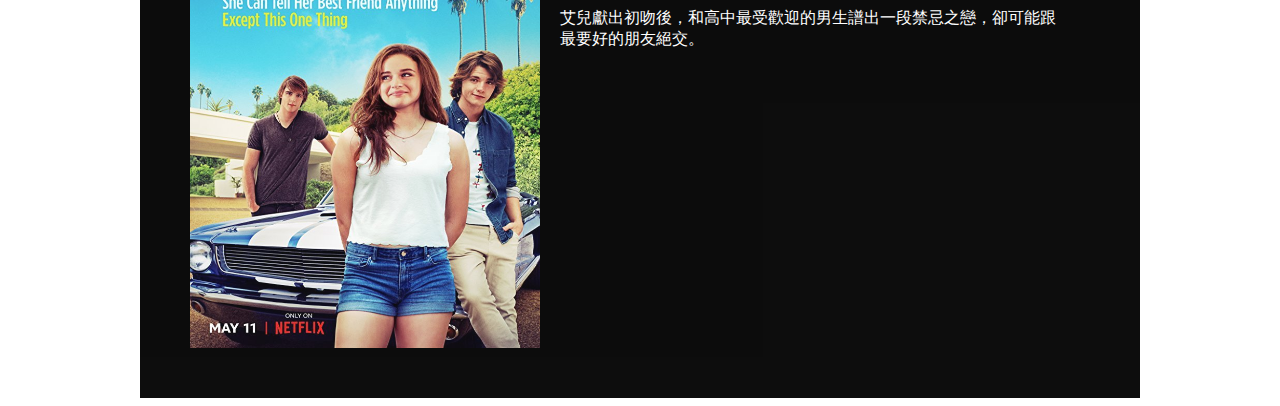
<file: c.html>
<!DOCTYPE html>
<html lang="en">
<head>
    <meta charset="UTF-8">
    <title>Document</title>
    <style>
        /*西洋-劇情*/

        body {
            background-image: url(img2/pop.jpg);
            background-repeat: repeat;
            /*background-size: cover;*/
            background-attachment: fixed;
            background-position: center;
            opacity: 0.95;
        }

        #all {
            height: auto;
            width: 1000px;
            position: relative;
            /*置中*/
            margin: 0 auto;
            /*置中*/
        }

        #head {
            background-color: black;
            height: 220px;
            color: white;
            font-family: fantasy;
            text-align: center;
            font-size: 100px;
            /*line-height: 350px;*/
            padding-left: 200px;
            /*距離左邊的距離*/
            padding-top: 70px;
        }

        /*#all a:link{
            color: white;
            text-decoration:underline;
        }
        #all a:active{
            color:crimson;
        }
        #all a:hover{
            color:darkgreen;
        }*/

        #block {
            height: 550px;
            width: 1000px;
            background-color: black;

        }

        /*-----------hover-------------*/

        .pic {
            position: absolute;
            width: 350px;
            float: left;
            padding-left: 50px;
           
        }

        .pic1 {
            /*看要不要左右擺*/
            position: relative;
            width: 350px;
            float: right;
        }

        .image {
            display: block;
            width: 100%;
            height: 500px;
        }

        .overlay {
            position: absolute;
            top: 0;
            bottom: 0;
            left: 50px;
            right: 0;
            height: 100%;
            width: 88%;
            opacity: 0;
            transition: .5s ease;
            background-color: rgb(0, 9, 26);
            font-family: monospace;
        }

        .pic:hover .overlay {
            opacity: 0.7;
        }

        .text {
            color: white;
            font-size: 20px;
            position: absolute;
            top: 50%;
            left: 50%;
            transform: translate(-50%, -50%);
            -ms-transform: translate(-50%, -50%);
            text-align: center;
        }

        /*-----------hover-------------*/

        #story {
            /*height:450px;*/
            width: 500px;
            /*/background-color: #52527a;*/
            color: white;
            float: right;
            font-family: Microsoft JhengHei;
            padding-left: 60px;
            padding-right: 80px;
            padding-top: 60px;
        }
    </style>
</head>

<body>
    <div id="all">
         <div id="head"><big><big>Comedy</big></big><small><small><small>/Westerns</small></small></small></div>
        <div id="block"><!1> 
            <div class="pic">
                <img src="img/%E9%81%8A%E6%88%B2%E5%A4%9C%E6%AE%BA%E5%BF%85%E6%AD%BB.jpg" alt="Avatar" class="image">

                <div class="overlay">
                    <div class="text">Game Night</div>
                </div>
            </div>

            <div id="story">
                <h3><b>遊戲夜殺必死 Game Night
                </b></h3>
                <p>片長:100分鐘</p>
                <p>麥斯(傑森貝特曼 飾)和安妮(瑞秋麥亞當絲 飾)他們夫妻倆每週都會參加一場屬於伴侶的遊戲夜，但自從麥斯的人氣萬人迷哥哥布魯克斯(凱爾錢德勒 飾)加入後，遊戲就越玩越大了。這次布魯克斯安排了一場神祕的謀殺派對，找來了冒充的暴徒與假的 FBI 探員，所以當他被綁架，這…應該也是遊戲的一部分…沒錯吧？！然而六名玩家一路破解到最後，發現這場「遊戲」和布魯克斯都不單純。在這整個混亂的遊戲夜中，每一次意外的轉折都導致另一個出人意料的變化，讓人難以招架。這個遊戲的玩法沒有規則，沒有重點，讓每個參與遊戲的人都無法拿定主意，這將會是所有人玩得最過癮的一次，但這一晚的瘋狂「遊戲」也可能讓所有人見不到第二天的太陽…。</p>
            </div>
        </div>

        <div id="block"><!2>
            <div class="pic">
                <img src="img/%E8%B2%BC%E8%83%8C%E6%88%B0.jpg" alt="Avatar" class="image">

                <div class="overlay">
                    <div class="text">Tag</div>
                </div>
            </div>

            <div id="story">
                <h3><b>貼背戰 Tag
                </b></h3>
                <p>片長:101分鐘</p>
                <p>【貼背戰】由艾德赫姆斯、傑克強森、漢尼拔布瑞斯、喬漢姆與傑瑞米雷納飾演五個從小學一年級一起長大的朋友，他們會選擇毎年的 5 月展開整整一個月毫無忌憚的捉人遊戲。當鬼的那個人必須將手掌貼到對方的背上並且大喊一聲「抓到了！你當鬼！」他們毎個人都抱持著打壞交情、丟掉工作甚至冒著失去生命的打算，但他們全都樂此不疲，並且認為這是維繫友情的好方法。今年，這場抓人的遊戲剛好與其中一人的婚禮撞期，傑瑞(傑瑞米雷納)同時也是五人之中從未落敗過的終極贏家，想當然爾成為這次遊戲中最容易被找到的人，雖然知道自己會因為這場婚禮成了眾人的目標，但是所有人都不知道的是…他早就嚴陣以待了。</p>
            </div>
        </div>
        <div id="block"><!3>
            <div class="pic">
                <img src="img/%E5%A7%90%E5%B0%B1%E6%98%AF%E7%BE%8E.jpg" alt="Avatar" class="image">

                <div class="overlay">
                    <div class="text">I Feel Pretty</div>
                </div>
            </div>

            <div id="story">
                <h3><b>姐就是美！I Feel Pretty 
                </b></h3>
                <p>片長:111分鐘</p>
                <p>芮妮艾米舒默 飾)在上飛輪課的時候不小心撞到了頭，從此之後「肉肉女」的她，突然自信心爆棚，更深深相信自己魅力無限。但這樣的超有自信，竟換來老闆的賞識，讓她工作三級跳，更得到了他一直仰慕的女強人老闆的看重。但就在這樣的自信隨著傷勢恢復漸漸消退，芮妮意識到了美麗不只是外表的模樣，而是自己顯現出來的價值。</p>
            </div>
        </div>
        <div id="block"><!4>
            <div class="pic">
                <img src="img/%E6%84%9B%E6%83%85%E4%B8%8D%E8%BC%AA%E8%BD%89.jpg" alt="Avatar" class="image">

                <div class="overlay">
                    <div class="text">Tout le monde debout</div>
                </div>
            </div>

            <div id="story">
                <h3><b>愛情不輪轉 Tout le monde debout 
                </b></h3>
                <p>片長:108分鐘</p>
                <p>沙文主義的崇尚者-喬斯林，是慢跑鞋公司大老闆，家財萬貫流連於美女足尖。某日，回到老家繼承家產，遇上美女看護，陰錯陽差成為輪椅人士。而看護的姊姊也是輪椅人士，兩人從互看不順眼，到情投意合，但喬斯林的天大秘密該如何開口…</p>
            </div>
        </div>
        <div id="block"><!5>
            <div class="pic">
                <img src="img/%E5%A4%A7%E7%81%BD%E9%9B%A3%E5%AE%B6.jpg" alt="Avatar" class="image">

                <div class="overlay">
                    <div class="text">The Disaster Artist</div>
                </div>
            </div>

            <div id="story">
                <h3><b>大災難家 The Disaster Artist
                </b></h3>
                <p>片長:104分鐘</p>
                <p>由詹姆斯法蘭科自導自演，改編自一齣悲喜劇的真實故事，描述電影導演湯米維索是不懂好萊塢的門外漢，但他對藝術滿懷熱忱並擁有一顆真誠的心，只是他的作法令人費解。</p>
            </div>
        </div>
        <div id="block"><!6>
            <div class="pic">
                <img src="img/aaa%E8%A6%AA%E8%A6%AA%E5%B0%8F%E7%AB%99.jpg" alt="Avatar" class="image">

                <div class="overlay">
                    <div class="text">The Kissing Booth</div>
                </div>
            </div>

            <div id="story">
                <h3><b>親親小站 The Kissing Booth 
                </b></h3>
                <p>片長:115分鐘</p>
                <p>艾兒獻出初吻後，和高中最受歡迎的男生譜出一段禁忌之戀，卻可能跟最要好的朋友絕交。</p>
            </div>
        </div>

    </div>
    <!all!>

</body>
</html>
</file>
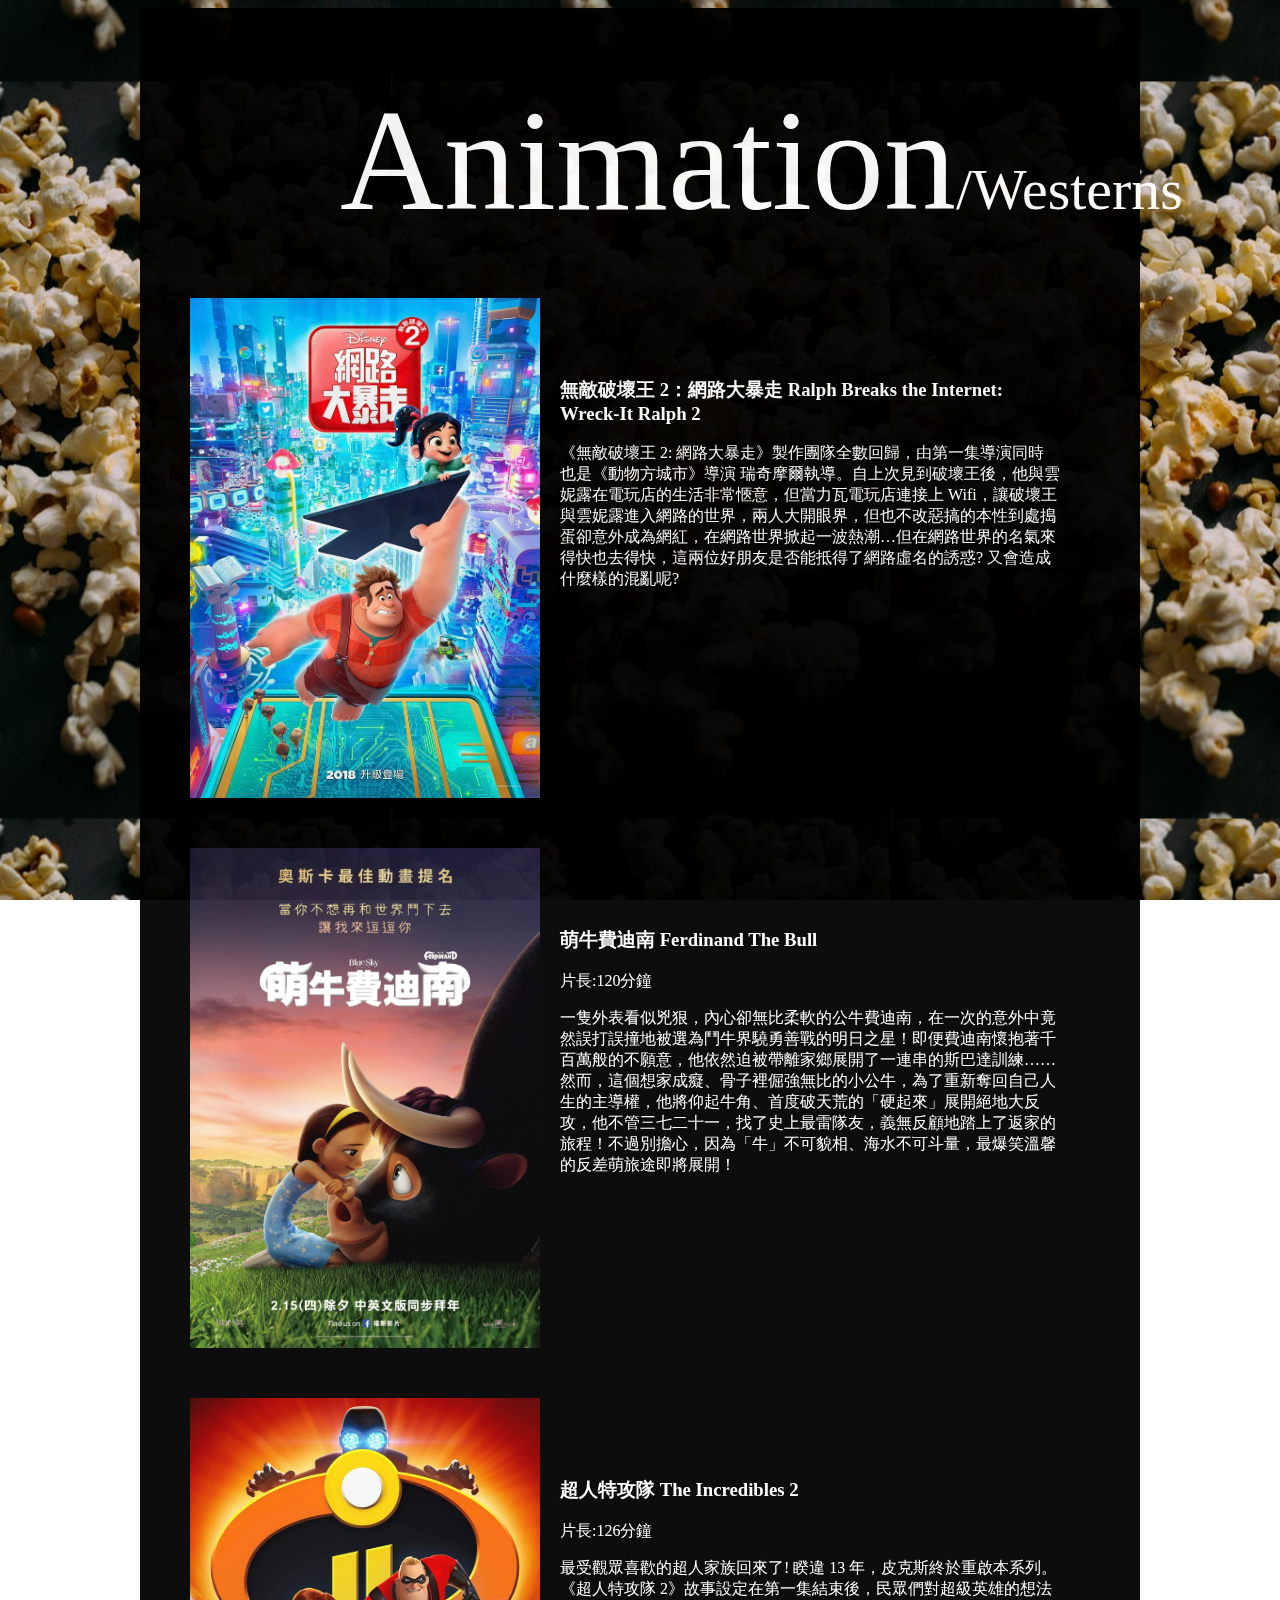
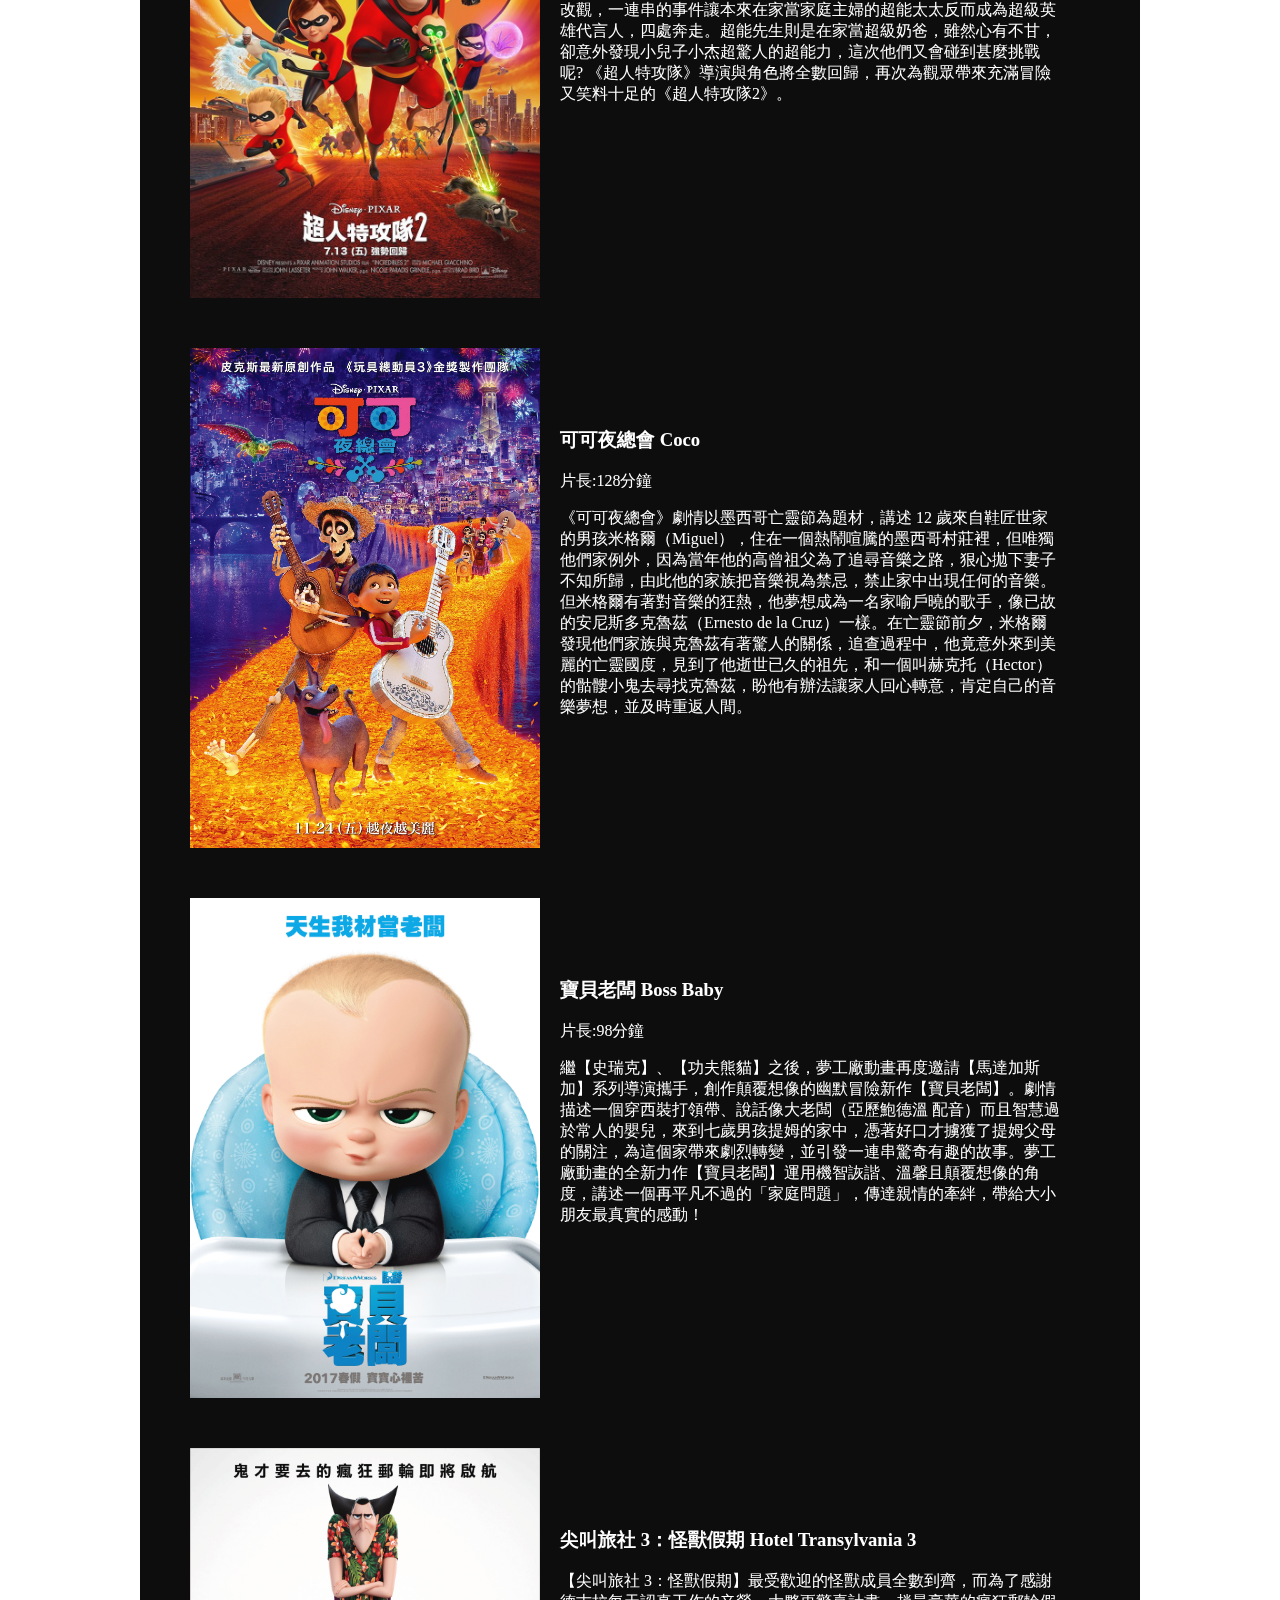
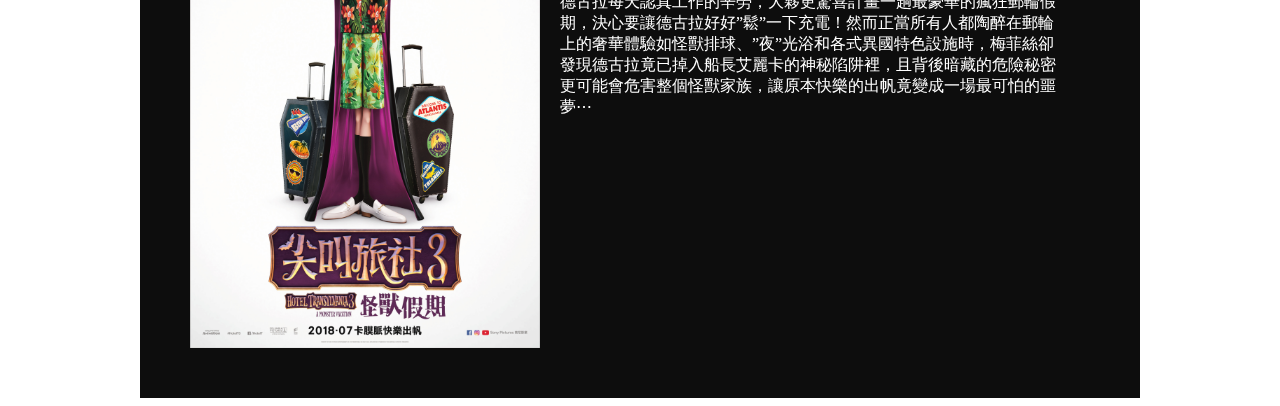
<file: d.html>
<!DOCTYPE html>
<html lang="en">
<head>
    <meta charset="UTF-8">
    <title>Document</title>
    <style>
        /*西洋-劇情*/

        body {
            background-image: url(img2/pop.jpg);
            background-repeat: repeat;
            /*background-size: cover;*/
            background-attachment: fixed;
            background-position: center;
            opacity: 0.95;
        }

        #all {
            height: auto;
            width: 1000px;
            position: relative;
            /*置中*/
            margin: 0 auto;
            /*置中*/
        }

        #head {
            background-color: black;
            height: 220px;
            color: white;
            font-family: fantasy;
            text-align: center;
            font-size: 100px;
            /*line-height: 350px;*/
            padding-left: 200px;
            /*距離左邊的距離*/
            padding-top: 70px;
        }

        /*#all a:link{
            color: white;
            text-decoration:underline;
        }
        #all a:active{
            color:crimson;
        }
        #all a:hover{
            color:darkgreen;
        }*/

        #block {
            height: 550px;
            width: 1000px;
            background-color: black;

        }

        /*-----------hover-------------*/

        .pic {
            position: absolute;
            width: 350px;
            float: left;
            padding-left: 50px;
           
        }

        .pic1 {
            /*看要不要左右擺*/
            position: relative;
            width: 350px;
            float: right;
        }

        .image {
            display: block;
            width: 100%;
            height: 500px;
        }

        .overlay {
            position: absolute;
            top: 0;
            bottom: 0;
            left: 50px;
            right: 0;
            height: 100%;
            width: 88%;
            opacity: 0;
            transition: .5s ease;
            background-color: rgb(0, 9, 26);
            font-family: monospace;
        }

        .pic:hover .overlay {
            opacity: 0.7;
        }

        .text {
            color: white;
            font-size: 20px;
            position: absolute;
            top: 50%;
            left: 50%;
            transform: translate(-50%, -50%);
            -ms-transform: translate(-50%, -50%);
            text-align: center;
        }

        /*-----------hover-------------*/

        #story {
            /*height:450px;*/
            width: 500px;
            /*/background-color: #52527a;*/
            color: white;
            float: right;
            font-family: Microsoft JhengHei;
            padding-left: 60px;
            padding-right: 80px;
            padding-top: 60px;
        }
    </style>
</head>

<body>
    <div id="all">
         <div id="head"><big><big>Animation</big></big><small><small><small>/Westerns</small></small></small></div>
        <div id="block"><!1> 
            <div class="pic">
                <img src="img/%E7%B6%B2%E8%B7%AF%E5%A4%A7%E6%9A%B4%E8%B5%B0.jpg" alt="Avatar" class="image">

                <div class="overlay">
                    <div class="text">Ralph Breaks the Internet: Wreck-It Ralph 2 </div>
                </div>
            </div>

            <div id="story">
                <h3><b>無敵破壞王 2：網路大暴走 Ralph Breaks the Internet: Wreck-It Ralph 2 
                </b></h3>
                <p>《無敵破壞王 2: 網路大暴走》製作團隊全數回歸，由第一集導演同時也是《動物方城市》導演 瑞奇摩爾執導。自上次見到破壞王後，他與雲妮露在電玩店的生活非常愜意，但當力瓦電玩店連接上 Wifi，讓破壞王與雲妮露進入網路的世界，兩人大開眼界，但也不改惡搞的本性到處搗蛋卻意外成為網紅，在網路世界掀起一波熱潮…但在網路世界的名氣來得快也去得快，這兩位好朋友是否能抵得了網路虛名的誘惑? 又會造成什麼樣的混亂呢? </p>
            </div>
        </div>

        <div id="block"><!2>
            <div class="pic">
                <img src="img/%E8%90%8C%E7%89%9B%E8%B2%BB%E8%BF%AA%E5%8D%97.jpg" alt="Avatar" class="image">

                <div class="overlay">
                    <div class="text">Ferdinand The Bull </div>
                </div>
            </div>

            <div id="story">
                <h3><b>萌牛費迪南 Ferdinand The Bull 
                </b></h3>
                <p>片長:120分鐘</p>
                <p>一隻外表看似兇狠，內心卻無比柔軟的公牛費迪南，在一次的意外中竟然誤打誤撞地被選為鬥牛界驍勇善戰的明日之星！即便費迪南懷抱著千百萬般的不願意，他依然迫被帶離家鄉展開了一連串的斯巴達訓練……然而，這個想家成癡、骨子裡倔強無比的小公牛，為了重新奪回自己人生的主導權，他將仰起牛角、首度破天荒的「硬起來」展開絕地大反攻，他不管三七二十一，找了史上最雷隊友，義無反顧地踏上了返家的旅程！不過別擔心，因為「牛」不可貌相、海水不可斗量，最爆笑溫馨的反差萌旅途即將展開！</p>
            </div>
        </div>

        <div id="block"><!3>
            <div class="pic">
                <img src="img/a%E8%B6%85%E4%BA%BA%E7%89%B9%E6%94%BB%E9%9A%8A.jpg" alt="Avatar" class="image">

                <div class="overlay">
                    <div class="text">The Incredibles 2</div>
                </div>
            </div>

            <div id="story">
                <h3><b>超人特攻隊 The Incredibles 2 
                </b></h3>
                <p>片長:126分鐘</p>
                <p>最受觀眾喜歡的超人家族回來了! 睽違 13 年，皮克斯終於重啟本系列。《超人特攻隊 2》故事設定在第一集結束後，民眾們對超級英雄的想法改觀，一連串的事件讓本來在家當家庭主婦的超能太太反而成為超級英雄代言人，四處奔走。超能先生則是在家當超級奶爸，雖然心有不甘，卻意外發現小兒子小杰超驚人的超能力，這次他們又會碰到甚麼挑戰呢? 《超人特攻隊》導演與角色將全數回歸，再次為觀眾帶來充滿冒險又笑料十足的《超人特攻隊2》。
                </p>
            </div>
        </div>

        <div id="block"><!4>
            <div class="pic">
                <img src="img/%E5%8F%AF%E5%8F%AF%E5%A4%9C%E7%B8%BD%E6%9C%83.jpg" alt="Avatar" class="image">

                <div class="overlay">
                    <div class="text">Coco</div>
                </div>
            </div>

            <div id="story">
                <h3><b>可可夜總會 Coco
                </b></h3>
                <p>片長:128分鐘</p>
                <p>《可可夜總會》劇情以墨西哥亡靈節為題材，講述 12 歲來自鞋匠世家的男孩米格爾（Miguel），住在一個熱鬧喧騰的墨西哥村莊裡，但唯獨他們家例外，因為當年他的高曾祖父為了追尋音樂之路，狠心拋下妻子不知所歸，由此他的家族把音樂視為禁忌，禁止家中出現任何的音樂。但米格爾有著對音樂的狂熱，他夢想成為一名家喻戶曉的歌手，像已故的安尼斯多克魯茲（Ernesto de la Cruz）一樣。在亡靈節前夕，米格爾發現他們家族與克魯茲有著驚人的關係，追查過程中，他竟意外來到美麗的亡靈國度，見到了他逝世已久的祖先，和一個叫赫克托（Hector）的骷髏小鬼去尋找克魯茲，盼他有辦法讓家人回心轉意，肯定自己的音樂夢想，並及時重返人間。</p>
            </div>
        </div>
        <div id="block"><!5>
            <div class="pic">
                <img src="img/%E5%AF%B6%E8%B2%9D%E8%80%81%E9%97%86.jpg" alt="Avatar" class="image">

                <div class="overlay">
                    <div class="text">Boss Baby </div>
                </div>
            </div>

            <div id="story">
                <h3><b>寶貝老闆 Boss Baby 
                </b></h3>
                <p>片長:98分鐘</p>
                <p>繼【史瑞克】、【功夫熊貓】之後，夢工廠動畫再度邀請【馬達加斯加】系列導演攜手，創作顛覆想像的幽默冒險新作【寶貝老闆】。劇情描述一個穿西裝打領帶、說話像大老闆（亞歷鮑德溫 配音）而且智慧過於常人的嬰兒，來到七歲男孩提姆的家中，憑著好口才擄獲了提姆父母的關注，為這個家帶來劇烈轉變，並引發一連串驚奇有趣的故事。夢工廠動畫的全新力作【寶貝老闆】運用機智詼諧、溫馨且顛覆想像的角度，講述一個再平凡不過的「家庭問題」，傳達親情的牽絆，帶給大小朋友最真實的感動！</p>
            </div>
        </div>
        <div id="block"><!6>
            <div class="pic">
                <img src="img/%E5%B0%96%E5%8F%AB%E6%97%85%E7%A4%BE3.jpg" alt="Avatar" class="image">

                <div class="overlay">
                    <div class="text">Hotel Transylvania 3  </div>
                </div>
            </div>

            <div id="story">
                <h3><b>尖叫旅社 3：怪獸假期 Hotel Transylvania 3 
                </b></h3> 
                <p>【尖叫旅社 3：怪獸假期】最受歡迎的怪獸成員全數到齊，而為了感謝德古拉每天認真工作的辛勞，大夥更驚喜計畫一趟最豪華的瘋狂郵輪假期，決心要讓德古拉好好”鬆”一下充電！然而正當所有人都陶醉在郵輪上的奢華體驗如怪獸排球、”夜”光浴和各式異國特色設施時，梅菲絲卻發現德古拉竟已掉入船長艾麗卡的神秘陷阱裡，且背後暗藏的危險秘密更可能會危害整個怪獸家族，讓原本快樂的出帆竟變成一場最可怕的噩夢⋯</p>
            </div>
        </div>
        


    </div>
    <!all!>

</body>
</html>
</file>
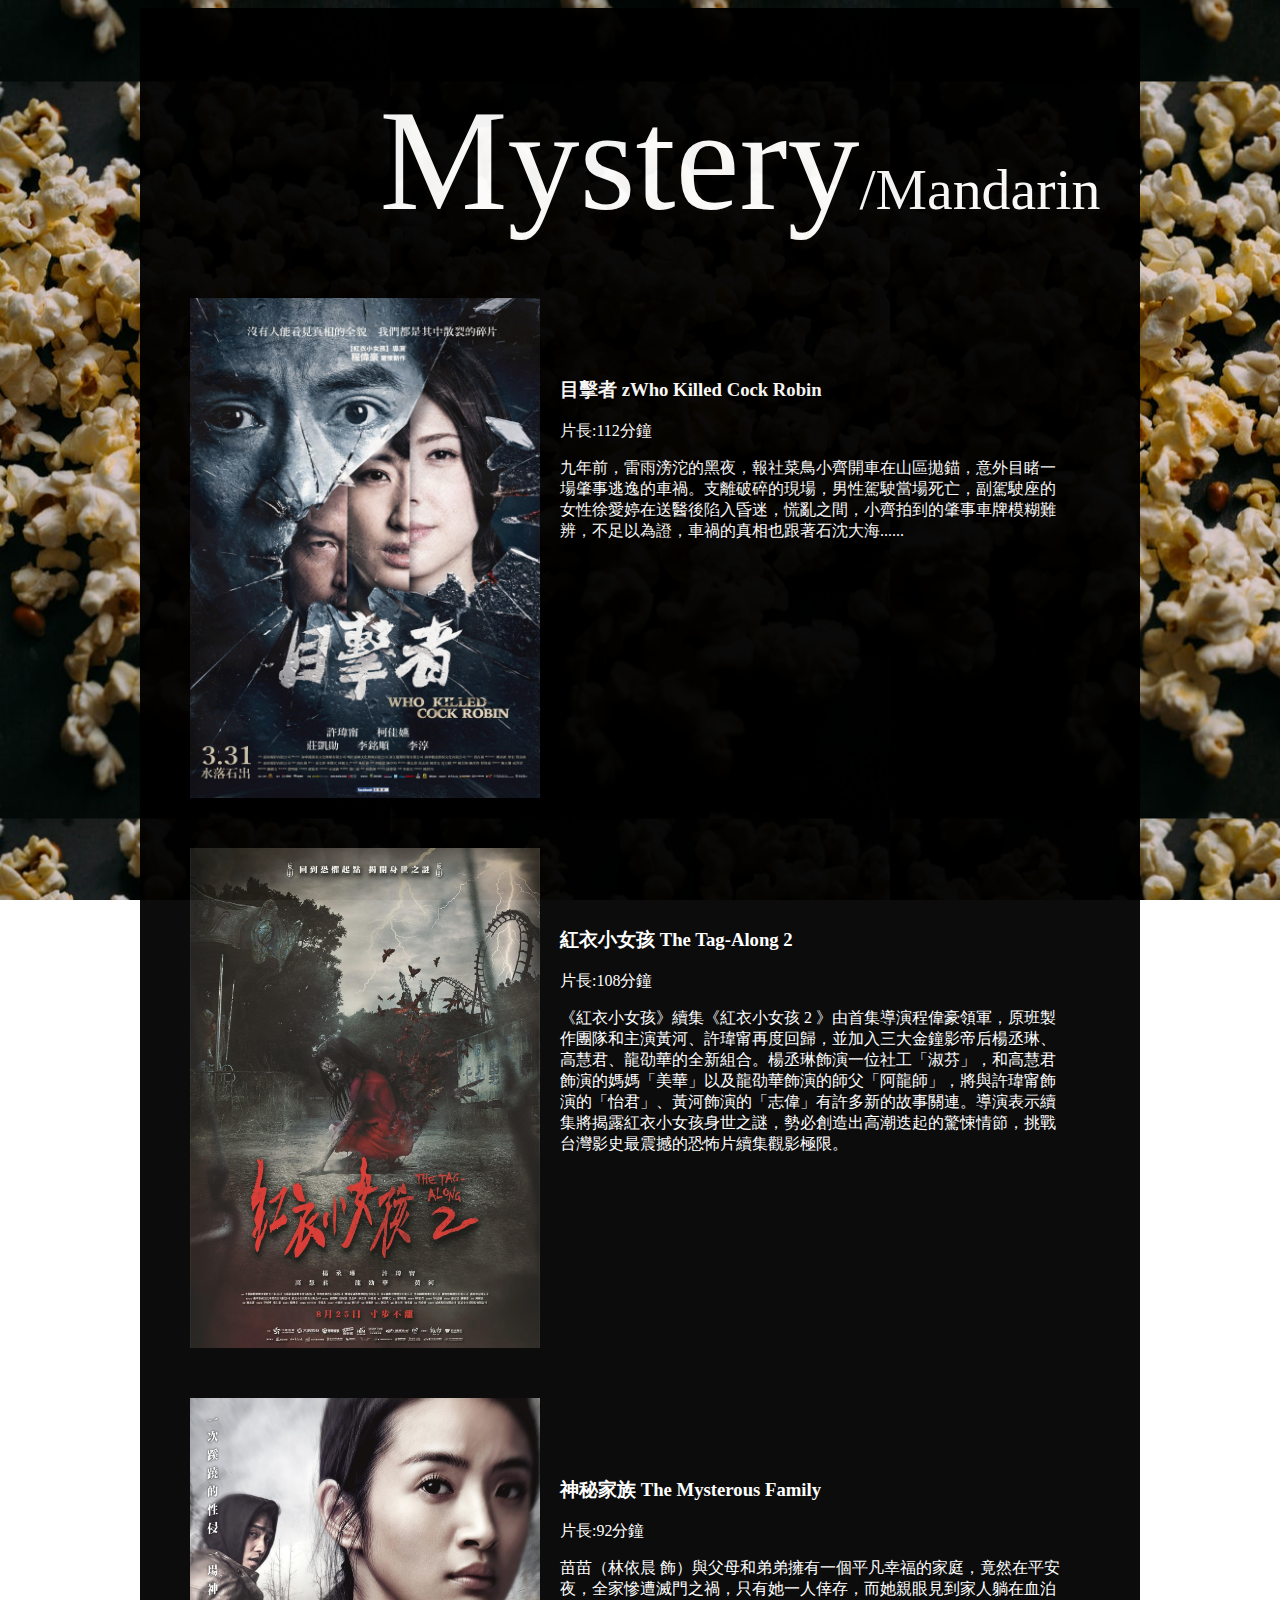
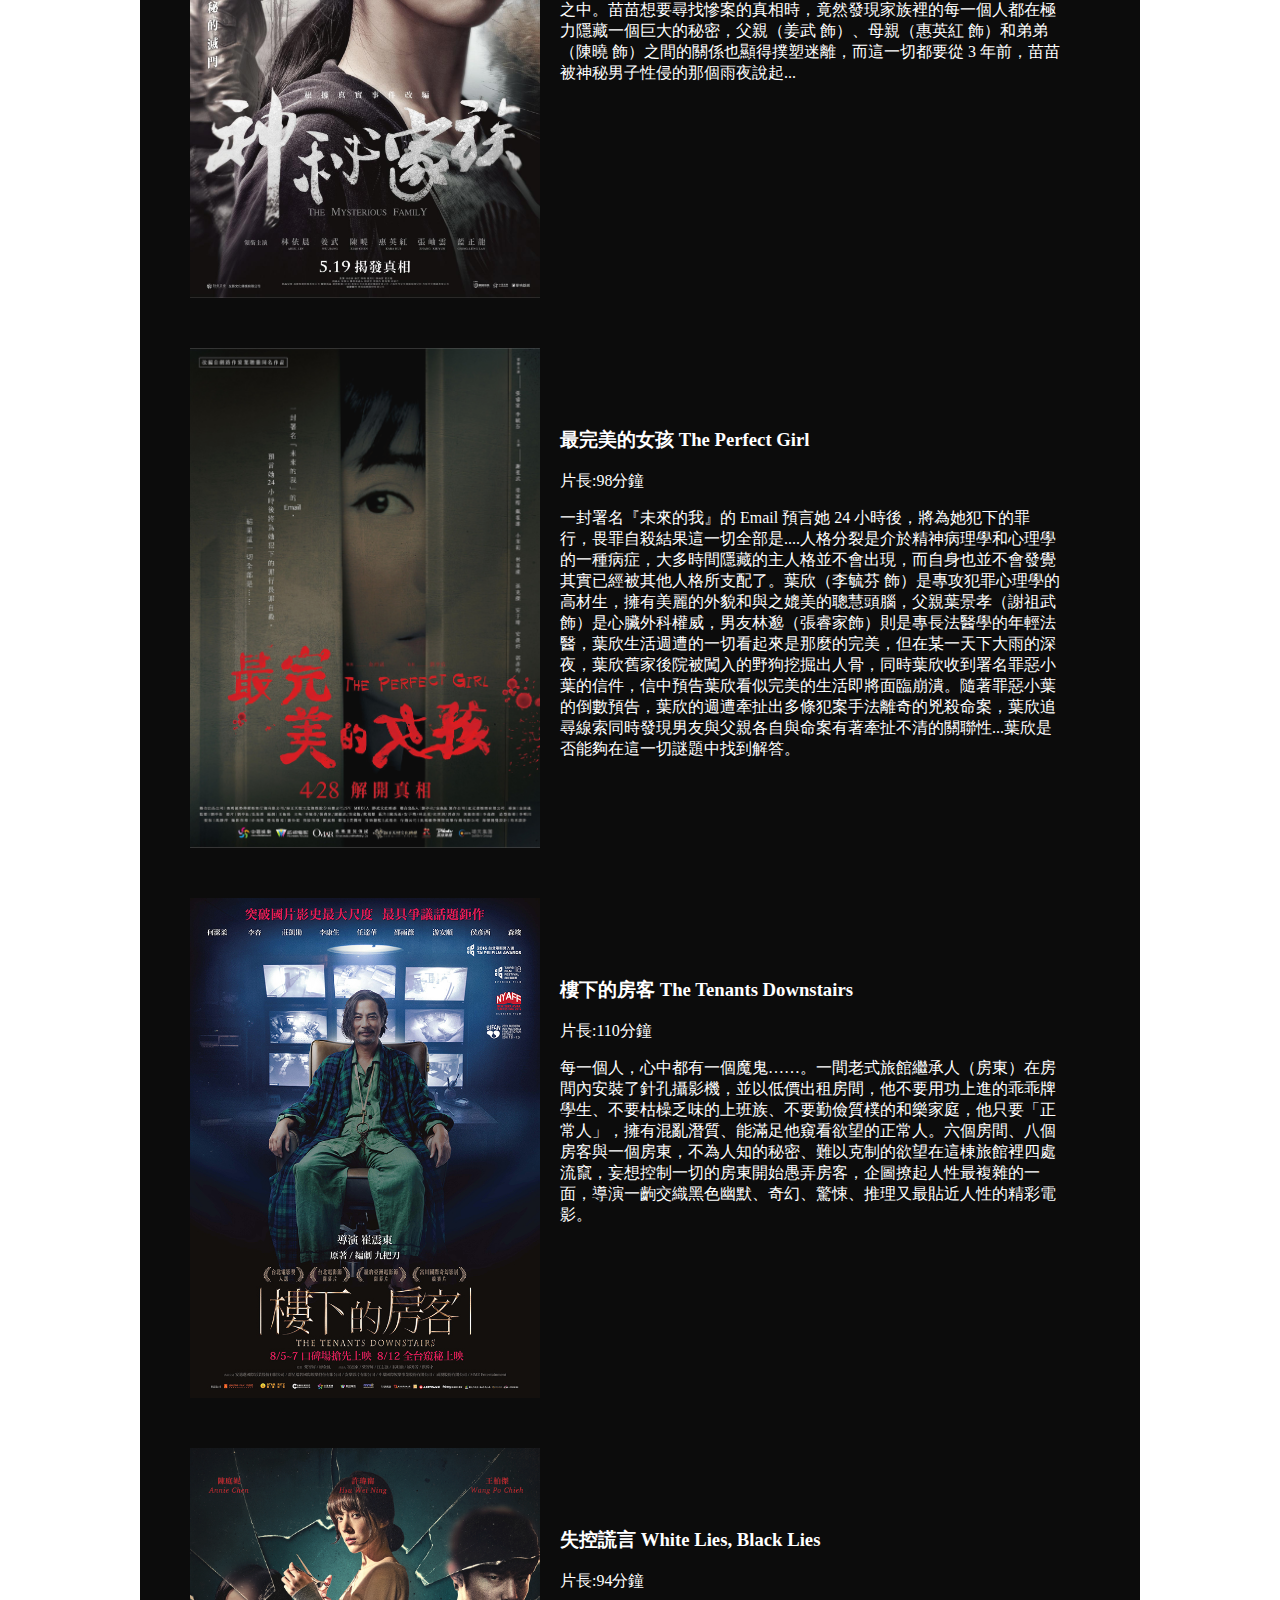
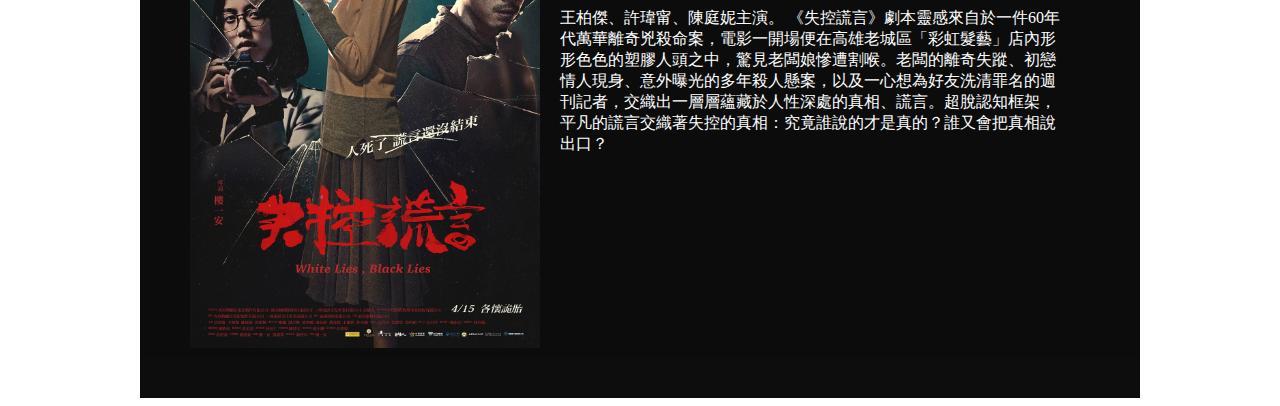
<file: f.html>
<!DOCTYPE html>
<html lang="en">
<head>
    <meta charset="UTF-8">
    <title>Document</title>
    <style>
        /*西洋-劇情*/

        body {
            background-image: url(img2/pop.jpg);
            background-repeat: repeat;
            /*background-size: cover;*/
            background-attachment: fixed;
            background-position: center;
            opacity: 0.95;
        }

        #all {
            height: auto;
            width: 1000px;
            position: relative;
            /*置中*/
            margin: 0 auto;
            /*置中*/
        }

        #head {
            background-color: black;
            height: 220px;
            color: white;
            font-family: fantasy;
            text-align: center;
            font-size: 100px;
            /*line-height: 350px;*/
            padding-left: 200px;
            /*距離左邊的距離*/
            padding-top: 70px;
        }

        /*#all a:link{
            color: white;
            text-decoration:underline;
        }
        #all a:active{
            color:crimson;
        }
        #all a:hover{
            color:darkgreen;
        }*/

        #block {
            height: 550px;
            width: 1000px;
            background-color: black;

        }

        /*-----------hover-------------*/

        .pic {
            position: absolute;
            width: 350px;
            float: left;
            padding-left: 50px;
           
        }

        .pic1 {
            /*看要不要左右擺*/
            position: relative;
            width: 350px;
            float: right;
        }

        .image {
            display: block;
            width: 100%;
            height: 500px;
        }

        .overlay {
            position: absolute;
            top: 0;
            bottom: 0;
            left: 50px;
            right: 0;
            height: 100%;
            width: 88%;
            opacity: 0;
            transition: .5s ease;
            background-color: rgb(0, 9, 26);
            font-family: monospace;
        }

        .pic:hover .overlay {
            opacity: 0.7;
        }

        .text {
            color: white;
            font-size: 20px;
            position: absolute;
            top: 50%;
            left: 50%;
            transform: translate(-50%, -50%);
            -ms-transform: translate(-50%, -50%);
            text-align: center;
        }

        /*-----------hover-------------*/

        #story {
            /*height:450px;*/
            width: 500px;
            /*/background-color: #52527a;*/
            color: white;
            float: right;
            font-family: Microsoft JhengHei;
            padding-left: 60px;
            padding-right: 80px;
            padding-top: 60px;
        }
    </style>
</head>

<body>
    <div id="all">
         <div id="head"><big><big>Mystery</big></big><small><small><small>/Mandarin</small></small></small></div>
        <div id="block"><!1> 
            <div class="pic">
                <img src="img/%E7%9B%AE%E6%93%8A%E8%80%85.jpg" alt="Avatar" class="image">

                <div class="overlay">
                    <div class="text">Who Killed Cock Robin</div>
                </div>
            </div>

            <div id="story">
                <h3><b>目擊者 zWho Killed Cock Robin</b></h3>
                <p>片長:112分鐘</p>
                <p>九年前，雷雨滂沱的黑夜，報社菜鳥小齊開車在山區拋錨，意外目睹一場肇事逃逸的車禍。支離破碎的現場，男性駕駛當場死亡，副駕駛座的女性徐愛婷在送醫後陷入昏迷，慌亂之間，小齊拍到的肇事車牌模糊難辨，不足以為證，車禍的真相也跟著石沈大海......</p>
            </div>
        </div>

        <div id="block"><!2>
            <div class="pic">
                <img src="img/%E7%B4%85%E8%A1%A3%E5%B0%8F%E5%A5%B3%E5%AD%A92.jpg" alt="Avatar" class="image">

                <div class="overlay">
                    <div class="text">The Tag-Along 2 </div>
                </div>
            </div>

            <div id="story">
                <h3><b>紅衣小女孩 The Tag-Along 2 </b></h3>
                <p>片長:108分鐘</p>
                <p>《紅衣小女孩》續集《紅衣小女孩 2 》由首集導演程偉豪領軍，原班製作團隊和主演黃河、許瑋甯再度回歸，並加入三大金鐘影帝后楊丞琳、高慧君、龍劭華的全新組合。楊丞琳飾演一位社工「淑芬」，和高慧君飾演的媽媽「美華」以及龍劭華飾演的師父「阿龍師」，將與許瑋甯飾演的「怡君」、黃河飾演的「志偉」有許多新的故事關連。導演表示續集將揭露紅衣小女孩身世之謎，勢必創造出高潮迭起的驚悚情節，挑戰台灣影史最震撼的恐怖片續集觀影極限。</p>
            </div>
        </div>

        <div id="block"><!3>
            <div class="pic">
                <img src="img/%E7%A5%9E%E7%A7%98%E5%AE%B6%E6%97%8F.jpg" alt="Avatar" class="image">

                <div class="overlay">
                    <div class="text">The Mysterous Family</div>
                </div>
            </div>

            <div id="story">
                <h3><b>神秘家族 The Mysterous Family </b></h3>
                <p>片長:92分鐘</p>
                <p>苗苗（林依晨 飾）與父母和弟弟擁有一個平凡幸福的家庭，竟然在平安夜，全家慘遭滅門之禍，只有她一人倖存，而她親眼見到家人躺在血泊之中。苗苗想要尋找慘案的真相時，竟然發現家族裡的每一個人都在極力隱藏一個巨大的秘密，父親（姜武 飾）、母親（惠英紅 飾）和弟弟（陳曉 飾）之間的關係也顯得撲塑迷離，而這一切都要從 3 年前，苗苗被神秘男子性侵的那個雨夜說起...</p>
            </div>
        </div>

        <div id="block"><!4>
            <div class="pic">
                <img src="img/%E6%9C%80%E5%AE%8C%E7%BE%8E%E7%9A%84%E5%A5%B3%E5%AD%A9.jpg" alt="Avatar" class="image">

                <div class="overlay">
                    <div class="text">The Perfect Girl</div>
                </div>
            </div>

            <div id="story">
                <h3><b>最完美的女孩 The Perfect Girl</b></h3>
                <p>片長:98分鐘</p>
                <p>一封署名『未來的我』的 Email 預言她 24 小時後，將為她犯下的罪行，畏罪自殺結果這一切全部是....人格分裂是介於精神病理學和心理學的一種病症，大多時間隱藏的主人格並不會出現，而自身也並不會發覺其實已經被其他人格所支配了。葉欣（李毓芬 飾）是專攻犯罪心理學的高材生，擁有美麗的外貌和與之媲美的聰慧頭腦，父親葉景孝（謝祖武 飾）是心臟外科權威，男友林邈（張睿家飾）則是專長法醫學的年輕法醫，葉欣生活週遭的一切看起來是那麼的完美，但在某一天下大雨的深夜，葉欣舊家後院被闖入的野狗挖掘出人骨，同時葉欣收到署名罪惡小葉的信件，信中預告葉欣看似完美的生活即將面臨崩潰。隨著罪惡小葉的倒數預告，葉欣的週遭牽扯出多條犯案手法離奇的兇殺命案，葉欣追尋線索同時發現男友與父親各自與命案有著牽扯不清的關聯性...葉欣是否能夠在這一切謎題中找到解答。</p>
            </div>
        </div>

        <div id="block"><!5>
            <div class="pic">
                <img src="img/%E6%A8%93%E4%B8%8B%E7%9A%84%E6%88%BF%E5%AE%A2.jpg" alt="Avatar" class="image">

                <div class="overlay">
                    <div class="text">The Tenants Downstairs</div>
                </div>
            </div>

            <div id="story">
                <h3><b>樓下的房客 The Tenants Downstairs</b></h3>
                <p>片長:110分鐘</p>
                <p>每一個人，心中都有一個魔鬼……。一間老式旅館繼承人（房東）在房間內安裝了針孔攝影機，並以低價出租房間，他不要用功上進的乖乖牌學生、不要枯橾乏味的上班族、不要勤儉質樸的和樂家庭，他只要「正常人」，擁有混亂潛質、能滿足他窺看欲望的正常人。六個房間、八個房客與一個房東，不為人知的秘密、難以克制的欲望在這棟旅館裡四處流竄，妄想控制一切的房東開始愚弄房客，企圖撩起人性最複雜的一面，導演一齣交織黑色幽默、奇幻、驚悚、推理又最貼近人性的精彩電影。</p>
            </div>
        </div>

        <div id="block"><!6>
            <div class="pic">
                <img src="img/%E5%A4%B1%E6%8E%A7%E8%AC%8A%E8%A8%80.jpg" alt="Avatar" class="image">

                <div class="overlay">
                    <div class="text">White Lies, Black Lies</div>
                </div>
            </div>

            <div id="story">
                <h3><b>失控謊言 White Lies, Black Lies</b></h3>
                <p>片長:94分鐘</p>
                <p>王柏傑、許瑋甯、陳庭妮主演。 《失控謊言》劇本靈感來自於一件60年代萬華離奇兇殺命案，電影一開場便在高雄老城區「彩虹髮藝」店內形形色色的塑膠人頭之中，驚見老闆娘慘遭割喉。老闆的離奇失蹤、初戀情人現身、意外曝光的多年殺人懸案，以及一心想為好友洗清罪名的週刊記者，交織出一層層蘊藏於人性深處的真相、謊言。超脫認知框架，平凡的謊言交織著失控的真相：究竟誰說的才是真的？誰又會把真相說出口？</p>
            </div>
        </div>

    </div>
    <!all!>

</body>
</html>
</file>
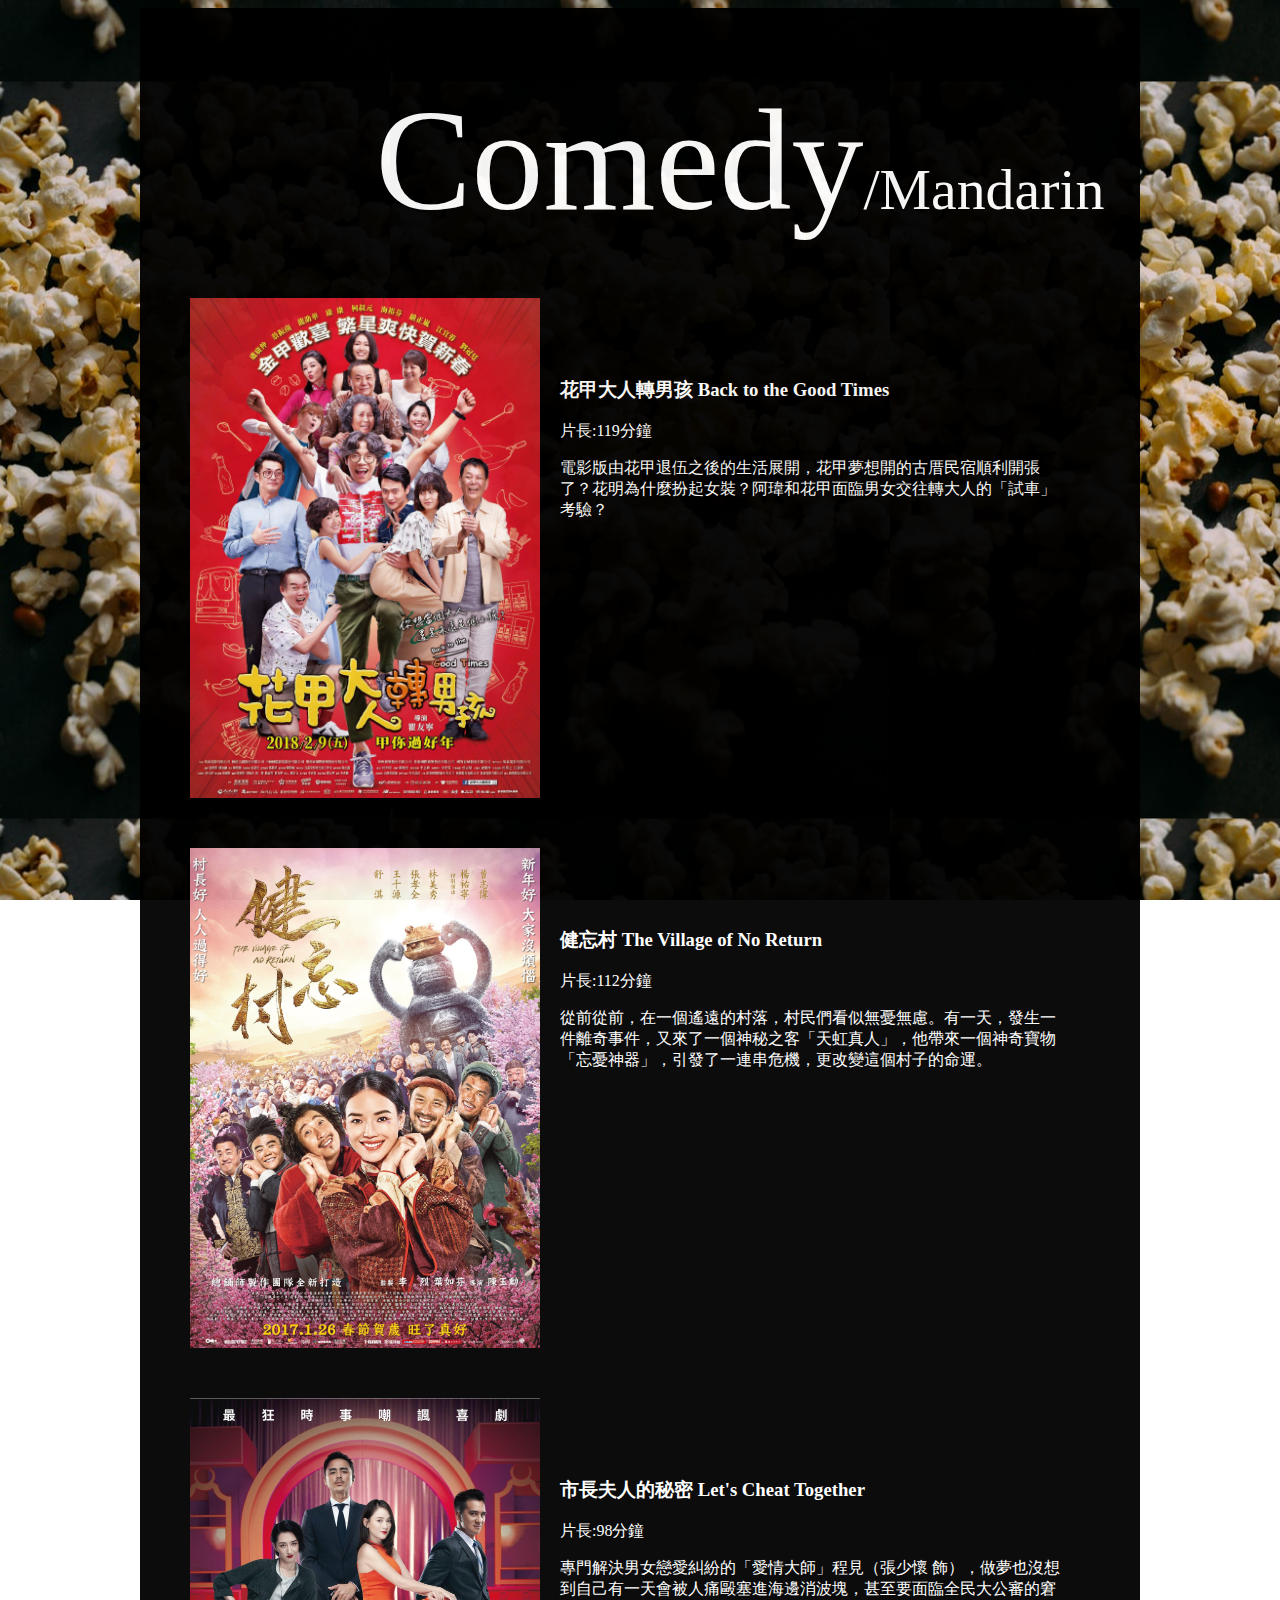
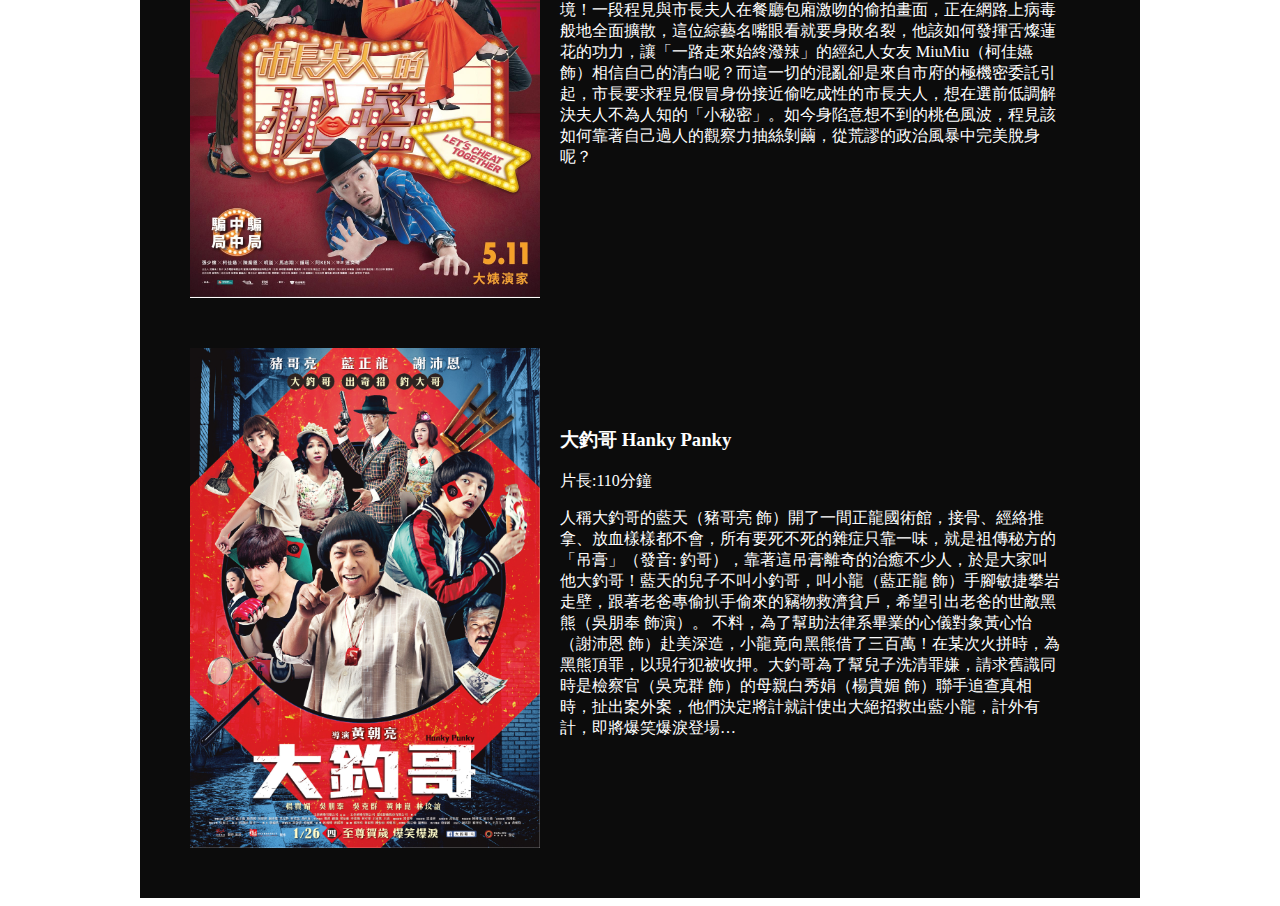
<file: g.html>
<!DOCTYPE html>
<html lang="en">
<head>
    <meta charset="UTF-8">
    <title>Document</title>
    <style>
        /*西洋-劇情*/

        body {
            background-image: url(img2/pop.jpg);
            background-repeat: repeat;
            /*background-size: cover;*/
            background-attachment: fixed;
            background-position: center;
            opacity: 0.95;
        }

        #all {
            height: auto;
            width: 1000px;
            position: relative;
            /*置中*/
            margin: 0 auto;
            /*置中*/
        }

        #head {
            background-color: black;
            height: 220px;
            color: white;
            font-family: fantasy;
            text-align: center;
            font-size: 100px;
            /*line-height: 350px;*/
            padding-left: 200px;
            /*距離左邊的距離*/
            padding-top: 70px;
        }

        /*#all a:link{
            color: white;
            text-decoration:underline;
        }
        #all a:active{
            color:crimson;
        }
        #all a:hover{
            color:darkgreen;
        }*/

        #block {
            height: 550px;
            width: 1000px;
            background-color: black;

        }

        /*-----------hover-------------*/

        .pic {
            position: absolute;
            width: 350px;
            float: left;
            padding-left: 50px;
           
        }

        .pic1 {
            /*看要不要左右擺*/
            position: relative;
            width: 350px;
            float: right;
        }

        .image {
            display: block;
            width: 100%;
            height: 500px;
        }

        .overlay {
            position: absolute;
            top: 0;
            bottom: 0;
            left: 50px;
            right: 0;
            height: 100%;
            width: 88%;
            opacity: 0;
            transition: .5s ease;
            background-color: rgb(0, 9, 26);
            font-family: monospace;
        }

        .pic:hover .overlay {
            opacity: 0.7;
        }

        .text {
            color: white;
            font-size: 20px;
            position: absolute;
            top: 50%;
            left: 50%;
            transform: translate(-50%, -50%);
            -ms-transform: translate(-50%, -50%);
            text-align: center;
        }

        /*-----------hover-------------*/

        #story {
            /*height:450px;*/
            width: 500px;
            /*/background-color: #52527a;*/
            color: white;
            float: right;
            font-family: Microsoft JhengHei;
            padding-left: 60px;
            padding-right: 80px;
            padding-top: 60px;
        }
    </style>
</head>

<body>
    <div id="all">
         <div id="head"><big><big>Comedy</big></big><small><small><small>/Mandarin</small></small></small></div>
         <div id="block"><!1>
            <div class="pic">
                <img src="img/%E8%8A%B1%E7%94%B2%E5%A4%A7%E4%BA%BA%E8%BD%89%E7%94%B7%E5%AD%A9.jpg" alt="Avatar" class="image">

                <div class="overlay">
                    <div class="text">Back to the Good Times</div>
                </div>
            </div>

            <div id="story">
                <h3><b>花甲大人轉男孩 Back to the Good Times</b></h3>
                <p>片長:119分鐘</p>
                <p>電影版由花甲退伍之後的生活展開，花甲夢想開的古厝民宿順利開張了？花明為什麼扮起女裝？阿瑋和花甲面臨男女交往轉大人的「試車」考驗？</p>
            </div>
        </div>
        
        <div id="block"><!2>
            <div class="pic">
                <img src="img/%E5%81%A5%E5%BF%98%E6%9D%91.jpg" alt="Avatar" class="image">

                <div class="overlay">
                    <div class="text">The Village of No Return</div>
                </div>
            </div>

            <div id="story">
                <h3><b>健忘村 The Village of No Return</b></h3>
                <p>片長:112分鐘</p>
                <p>從前從前，在一個遙遠的村落，村民們看似無憂無慮。有一天，發生一件離奇事件，又來了一個神秘之客「天虹真人」，他帶來一個神奇寶物「忘憂神器」，引發了一連串危機，更改變這個村子的命運。</p>
            </div>
        </div>

        <div id="block"><!3>
            <div class="pic">
                <img src="img/%E5%B8%82%E9%95%B7%E5%A4%AB%E4%BA%BA%E7%9A%84%E7%A7%98%E5%AF%86.jpg" alt="Avatar" class="image">

                <div class="overlay">
                    <div class="text">Let's Cheat Together</div>
                </div>
            </div>

            <div id="story">
                <h3><b>市長夫人的秘密 Let's Cheat Together</b></h3>
                <p>片長:98分鐘</p>
                <p>專門解決男女戀愛糾紛的「愛情大師」程見（張少懷 飾），做夢也沒想到自己有一天會被人痛毆塞進海邊消波塊，甚至要面臨全民大公審的窘境！一段程見與市長夫人在餐廳包廂激吻的偷拍畫面，正在網路上病毒般地全面擴散，這位綜藝名嘴眼看就要身敗名裂，他該如何發揮舌燦蓮花的功力，讓「一路走來始終潑辣」的經紀人女友 MiuMiu（柯佳嬿 飾）相信自己的清白呢？而這一切的混亂卻是來自市府的極機密委託引起，市長要求程見假冒身份接近偷吃成性的市長夫人，想在選前低調解決夫人不為人知的「小秘密」。如今身陷意想不到的桃色風波，程見該如何靠著自己過人的觀察力抽絲剝繭，從荒謬的政治風暴中完美脫身呢？</p>
            </div>
        </div>
        <div id="block"><!4>
            <div class="pic">
                <img src="img/%E5%A4%A7%E9%87%A3%E5%93%A5.jpg" alt="Avatar" class="image">

                <div class="overlay">
                    <div class="text">Hanky Panky</div>
                </div>
            </div>

            <div id="story">
                <h3><b>大釣哥 Hanky Panky</b></h3>
                <p>片長:110分鐘</p>
                <p>人稱大釣哥的藍天（豬哥亮 飾）開了一間正龍國術館，接骨、經絡推拿、放血樣樣都不會，所有要死不死的雜症只靠一味，就是祖傳秘方的「吊膏」（發音: 釣哥），靠著這吊膏離奇的治癒不少人，於是大家叫他大釣哥！藍天的兒子不叫小釣哥，叫小龍（藍正龍 飾）手腳敏捷攀岩走壁，跟著老爸專偷扒手偷來的竊物救濟貧戶，希望引出老爸的世敵黑熊（吳朋奉 飾演）。 不料，為了幫助法律系畢業的心儀對象黃心怡（謝沛恩 飾）赴美深造，小龍竟向黑熊借了三百萬！在某次火拼時，為黑熊頂罪，以現行犯被收押。大釣哥為了幫兒子洗清罪嫌，請求舊識同時是檢察官（吳克群 飾）的母親白秀娟（楊貴媚 飾）聯手追查真相時，扯出案外案，他們決定將計就計使出大絕招救出藍小龍，計外有計，即將爆笑爆淚登場…</p>
            </div>
        </div>
    </div>
    <!all!>

</body>
</html>
</file>
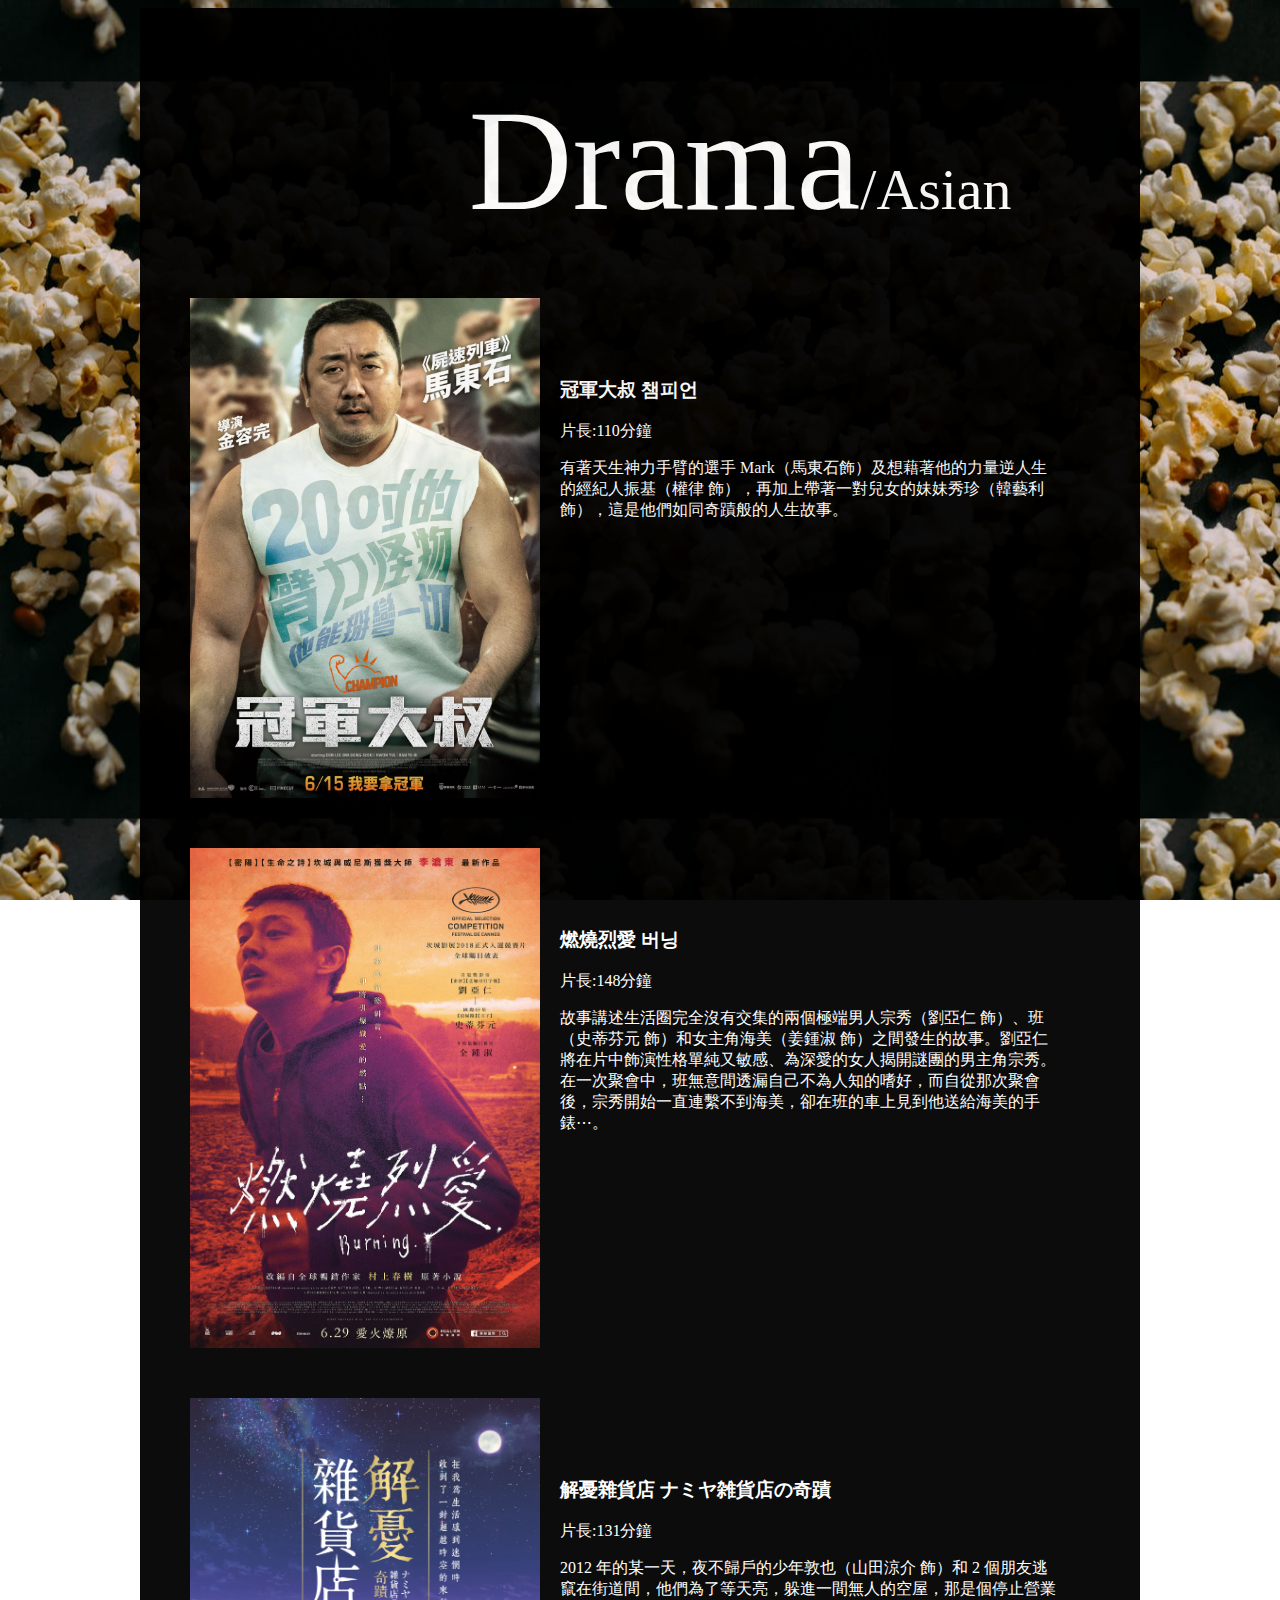
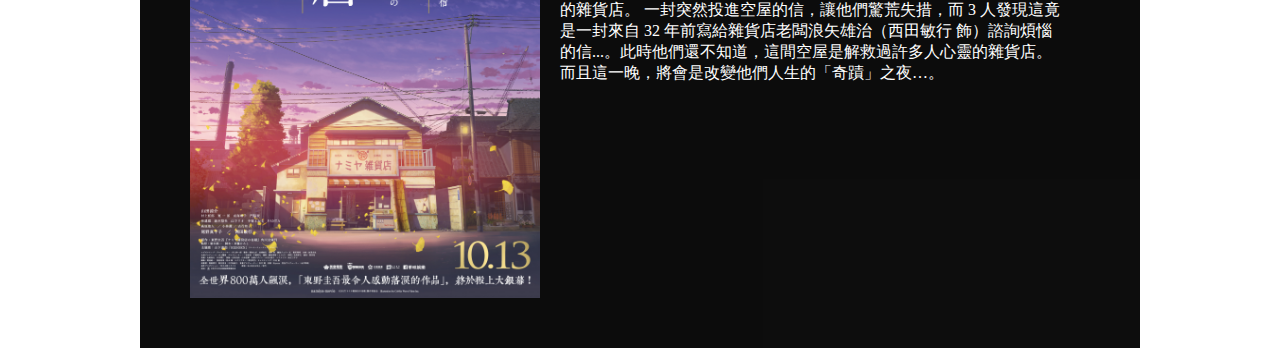
<file: h.html>
<!DOCTYPE html>
<html lang="en">
<head>
    <meta charset="UTF-8">
    <title>Document</title>
    <style>
        /*西洋-劇情*/

        body {
            background-image: url(img2/pop.jpg);
            background-repeat: repeat;
            /*background-size: cover;*/
            background-attachment: fixed;
            background-position: center;
            opacity: 0.95;
        }

        #all {
            height: auto;
            width: 1000px;
            position: relative;
            /*置中*/
            margin: 0 auto;
            /*置中*/
        }

        #head {
            background-color: black;
            height: 220px;
            color: white;
            font-family: fantasy;
            text-align: center;
            font-size: 100px;
            /*line-height: 350px;*/
            padding-left: 200px;
            /*距離左邊的距離*/
            padding-top: 70px;
        }

        /*#all a:link{
            color: white;
            text-decoration:underline;
        }
        #all a:active{
            color:crimson;
        }
        #all a:hover{
            color:darkgreen;
        }*/

        #block {
            height: 550px;
            width: 1000px;
            background-color: black;

        }

        /*-----------hover-------------*/

        .pic {
            position: absolute;
            width: 350px;
            float: left;
            padding-left: 50px;
           
        }

        .pic1 {
            /*看要不要左右擺*/
            position: relative;
            width: 350px;
            float: right;
        }

        .image {
            display: block;
            width: 100%;
            height: 500px;
        }

        .overlay {
            position: absolute;
            top: 0;
            bottom: 0;
            left: 50px;
            right: 0;
            height: 100%;
            width: 88%;
            opacity: 0;
            transition: .5s ease;
            background-color: rgb(0, 9, 26);
            font-family: monospace;
        }

        .pic:hover .overlay {
            opacity: 0.7;
        }

        .text {
            color: white;
            font-size: 20px;
            position: absolute;
            top: 50%;
            left: 50%;
            transform: translate(-50%, -50%);
            -ms-transform: translate(-50%, -50%);
            text-align: center;
        }

        /*-----------hover-------------*/

        #story {
            /*height:450px;*/
            width: 500px;
            /*/background-color: #52527a;*/
            color: white;
            float: right;
            font-family: Microsoft JhengHei;
            padding-left: 60px;
            padding-right: 80px;
            padding-top: 60px;
        }
    </style>
</head>

<body>
    <div id="all">
         <div id="head"><big><big>Drama</big></big><small><small><small>/Asian</small></small></small></div>
        <div id="block"><!1> 
            <div class="pic">
                <img src="img/%E5%86%A0%E8%BB%8D%E5%A4%A7%E5%8F%94.jpg" alt="Avatar" class="image">

                <div class="overlay">
                    <div class="text">챔피언</div>
                </div>
            </div>

            <div id="story">
                <h3><b>冠軍大叔	챔피언 
                </b></h3>
                <p>片長:110分鐘</p>
                <p>有著天生神力手臂的選手 Mark（馬東石飾）及想藉著他的力量逆人生的經紀人振基（權律 飾），再加上帶著一對兒女的妹妹秀珍（韓藝利 飾），這是他們如同奇蹟般的人生故事。</p>
            </div>
        </div>

        <div id="block"><!2>
            <div class="pic">
                <img src="img/%E7%87%83%E7%87%92%E7%83%88%E6%84%9B.jpg" alt="Avatar" class="image">

                <div class="overlay">
                    <div class="text">버닝</div>
                </div>
            </div>

            <div id="story">
                <h3><b>燃燒烈愛 버닝
                </b></h3>
                <p>片長:148分鐘</p>
                <p>故事講述生活圈完全沒有交集的兩個極端男人宗秀（劉亞仁 飾）、班（史蒂芬元 飾）和女主角海美（姜鍾淑 飾）之間發生的故事。劉亞仁將在片中飾演性格單純又敏感、為深愛的女人揭開謎團的男主角宗秀。在一次聚會中，班無意間透漏自己不為人知的嗜好，而自從那次聚會後，宗秀開始一直連繫不到海美，卻在班的車上見到他送給海美的手錶⋯。 </p>
            </div>
        </div>

        <div id="block"><!3>
            <div class="pic">
                <img src="img/aaaaaaaa%E8%A7%A3%E6%86%82%E9%9B%9C%E8%B2%A8%E5%BA%97.jpg" alt="Avatar" class="image">

                <div class="overlay">
                    <div class="text"> ナミヤ雑貨店の奇蹟</div>
                </div>
            </div>

            <div id="story">
                <h3><b>解憂雜貨店 ナミヤ雑貨店の奇蹟
                </b></h3>
                <p>片長:131分鐘</p>
                <p>2012 年的某一天，夜不歸戶的少年敦也（山田涼介 飾）和 2 個朋友逃竄在街道間，他們為了等天亮，躲進一間無人的空屋，那是個停止營業的雜貨店。
                一封突然投進空屋的信，讓他們驚荒失措，而 3 人發現這竟是一封來自 32 年前寫給雜貨店老闆浪矢雄治（西田敏行 飾）諮詢煩惱的信...。此時他們還不知道，這間空屋是解救過許多人心靈的雜貨店。而且這一晚，將會是改變他們人生的「奇蹟」之夜…。
                </p>
            </div>
        </div>
    </div>
    <!all!>

</body>
</html>
</file>
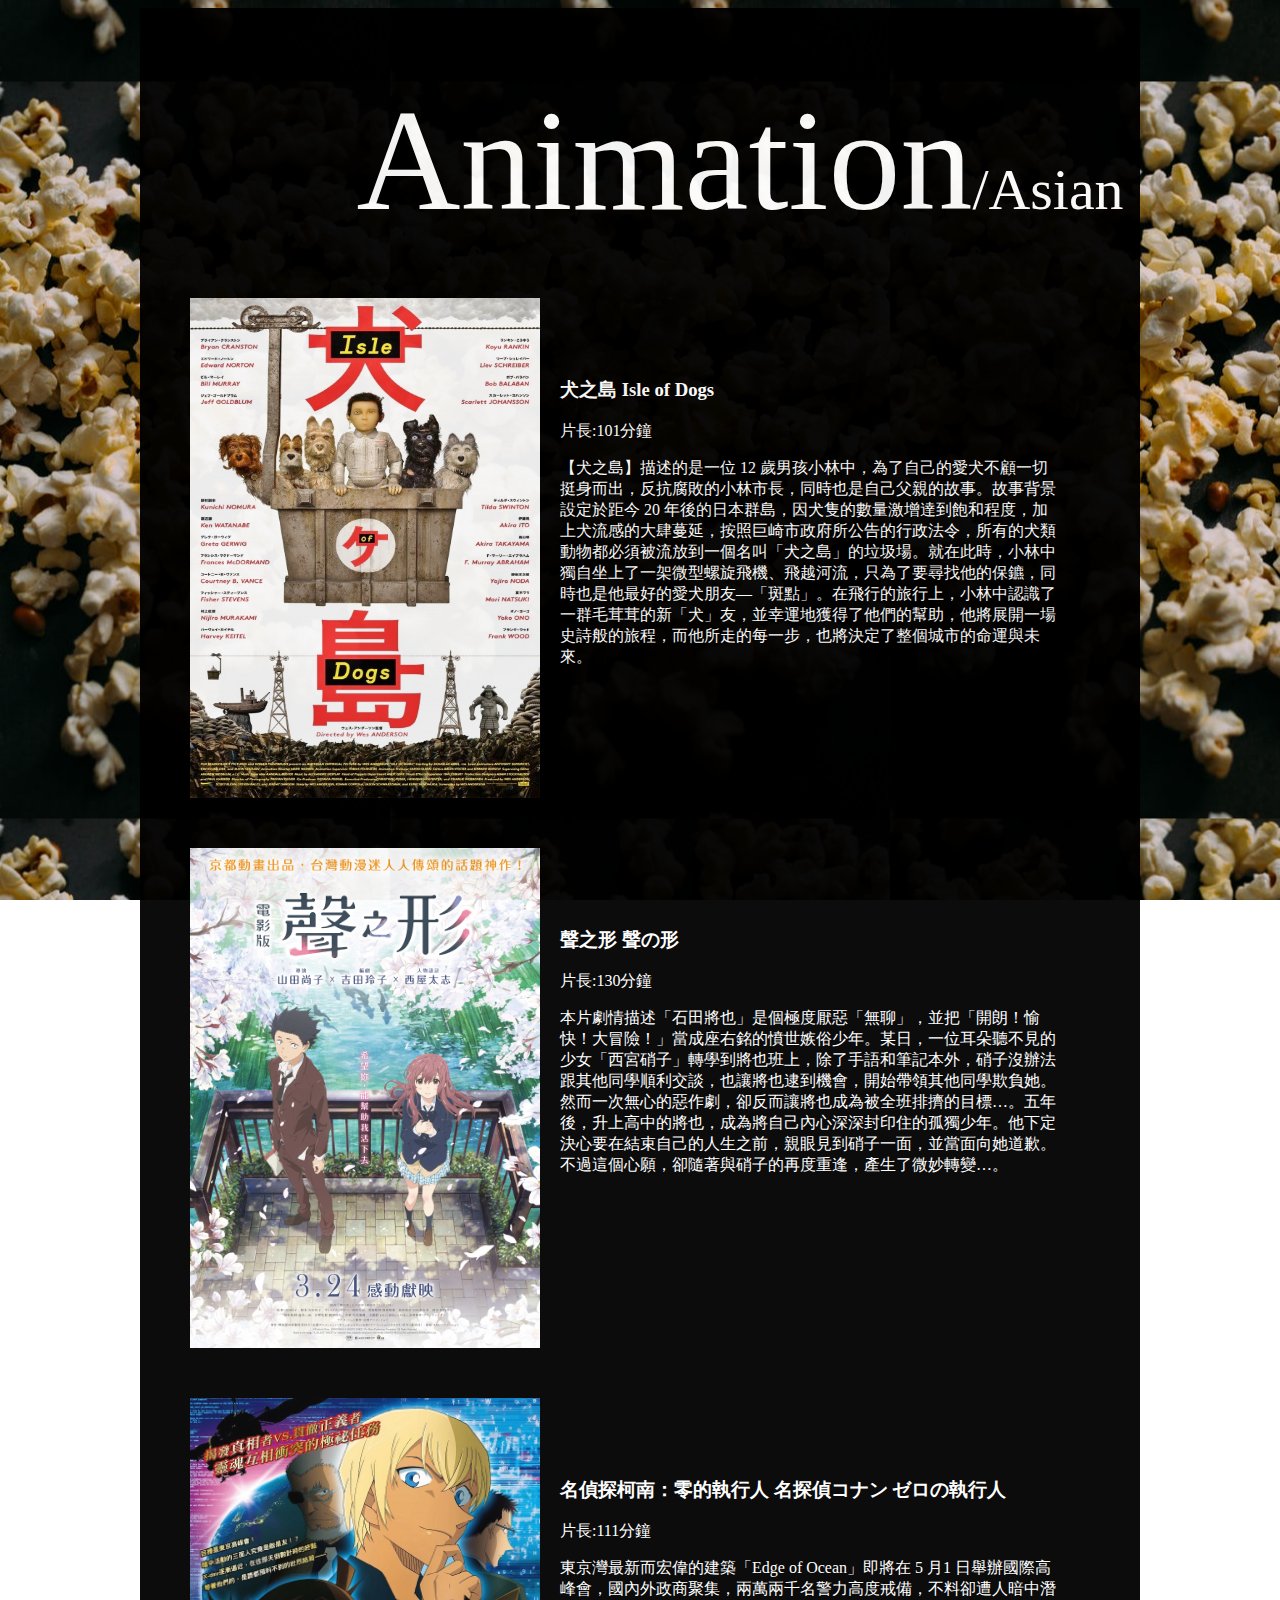
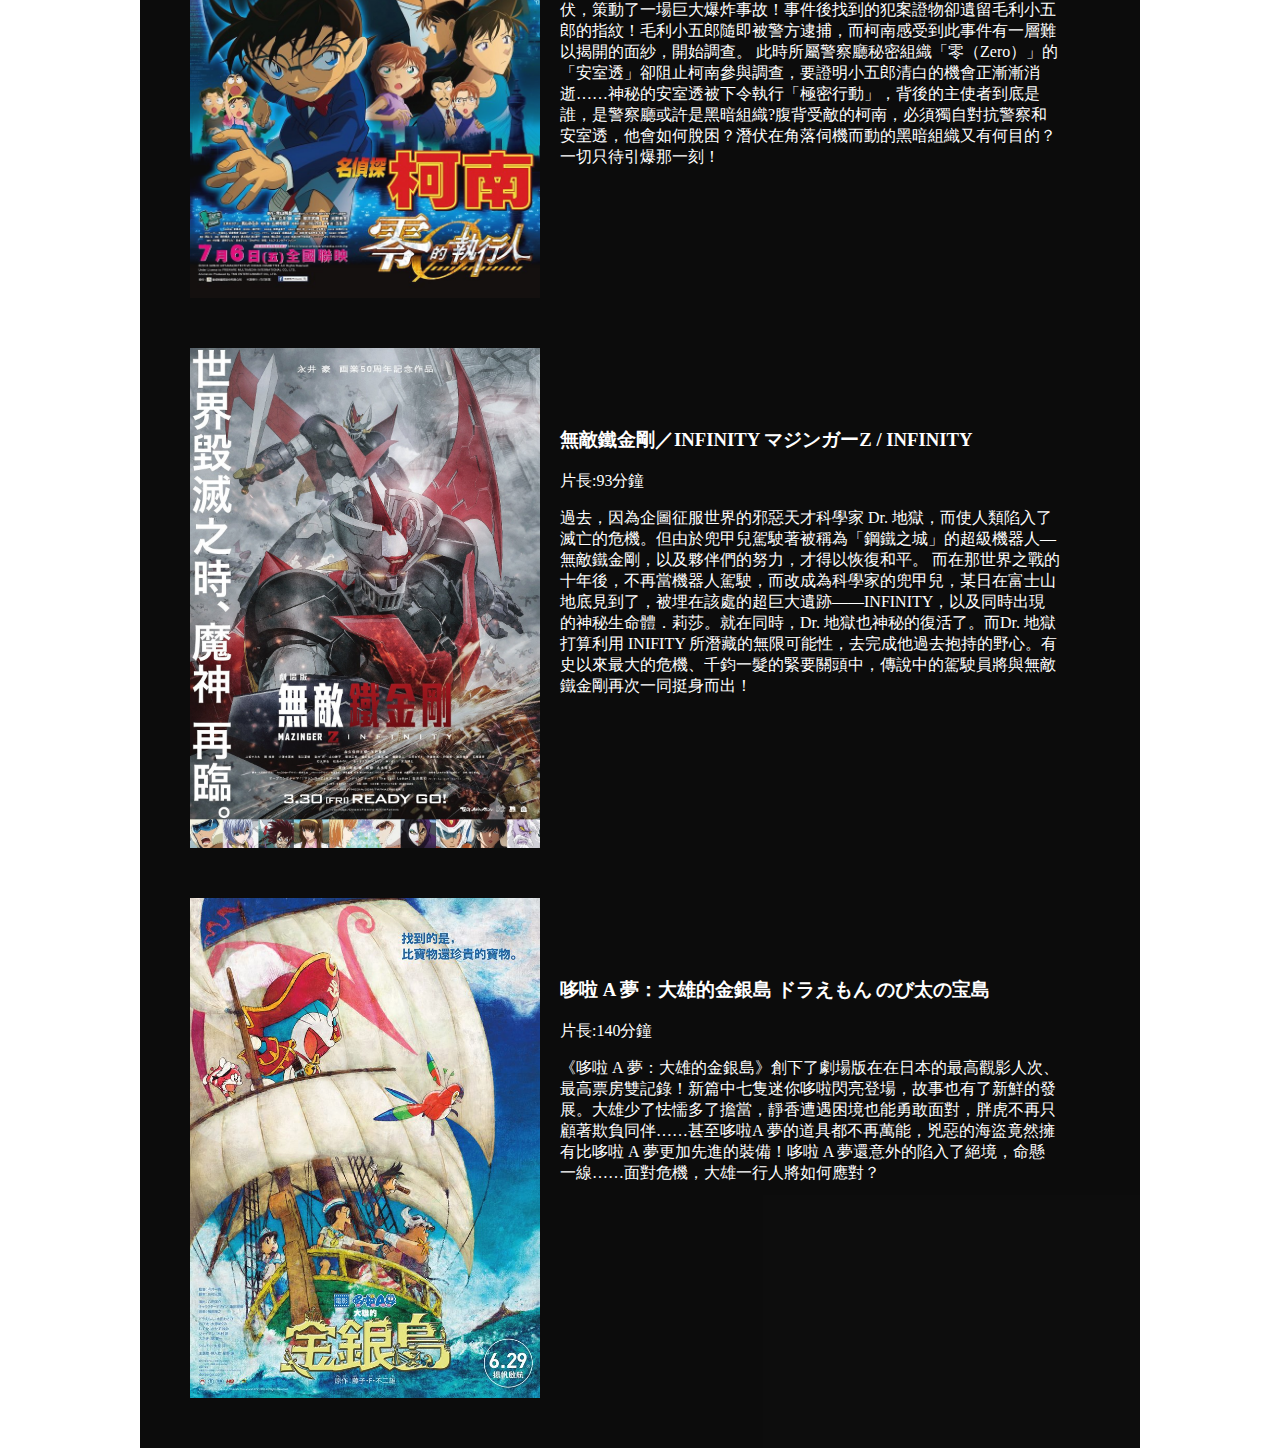
<file: i.html>
<!DOCTYPE html>
<html lang="en">
<head>
    <meta charset="UTF-8">
    <title>Document</title>
    <style>
        /*西洋-劇情*/

        body {
            background-image: url(img2/pop.jpg);
           background-repeat: repeat;
            /*background-size: cover;*/
            background-attachment: fixed;
            background-position: center;
            opacity: 0.95;
        }

        #all {
            height: auto;
            width: 1000px;
            position: relative;
            /*置中*/
            margin: 0 auto;
            /*置中*/
        }

        #head {
            background-color: black;
            height: 220px;
            color: white;
            font-family: fantasy;
            text-align: center;
            font-size: 100px;
            /*line-height: 350px;*/
            padding-left: 200px;
            /*距離左邊的距離*/
            padding-top: 70px;
        }

        /*#all a:link{
            color: white;
            text-decoration:underline;
        }
        #all a:active{
            color:crimson;
        }
        #all a:hover{
            color:darkgreen;
        }*/

        #block {
            height: 550px;
            width: 1000px;
            background-color: black;

        }

        /*-----------hover-------------*/

        .pic {
            position: absolute;
            width: 350px;
            float: left;
            padding-left: 50px;
           
        }

        .pic1 {
            /*看要不要左右擺*/
            position: relative;
            width: 350px;
            float: right;
        }

        .image {
            display: block;
            width: 100%;
            height: 500px;
        }

        .overlay {
            position: absolute;
            top: 0;
            bottom: 0;
            left: 50px;
            right: 0;
            height: 100%;
            width: 88%;
            opacity: 0;
            transition: .5s ease;
            background-color: rgb(0, 9, 26);
            font-family: monospace;
        }

        .pic:hover .overlay {
            opacity: 0.7;
        }

        .text {
            color: white;
            font-size: 20px;
            position: absolute;
            top: 50%;
            left: 50%;
            transform: translate(-50%, -50%);
            -ms-transform: translate(-50%, -50%);
            text-align: center;
        }

        /*-----------hover-------------*/

        #story {
            /*height:450px;*/
            width: 500px;
            /*/background-color: #52527a;*/
            color: white;
            float: right;
            font-family: Microsoft JhengHei;
            padding-left: 60px;
            padding-right: 80px;
            padding-top: 60px;
        }
    </style>
</head>

<body>
    <div id="all">
         <div id="head"><big><big>Animation</big></big><small><small><small>/Asian</small></small></small></div>
        <div id="block"><!1> 
            <div class="pic">
                <img src="img/%E7%8A%AC%E4%B9%8B%E5%B3%B6.jpg" alt="Avatar" class="image">

                <div class="overlay">
                    <div class="text">Isle of Dogs</div>
                </div>
            </div>

            <div id="story">
                <h3><b>犬之島 Isle of Dogs</b></h3>
                <p>片長:101分鐘</p>
                <p>【犬之島】描述的是一位 12 歲男孩小林中，為了自己的愛犬不顧一切挺身而出，反抗腐敗的小林市長，同時也是自己父親的故事。故事背景設定於距今 20 年後的日本群島，因犬隻的數量激增達到飽和程度，加上犬流感的大肆蔓延，按照巨崎市政府所公告的行政法令，所有的犬類動物都必須被流放到一個名叫「犬之島」的垃圾場。就在此時，小林中獨自坐上了一架微型螺旋飛機、飛越河流，只為了要尋找他的保鑣，同時也是他最好的愛犬朋友—「斑點」。在飛行的旅行上，小林中認識了一群毛茸茸的新「犬」友，並幸運地獲得了他們的幫助，他將展開一場史詩般的旅程，而他所走的每一步，也將決定了整個城市的命運與未來。</p>
            </div>
        </div>

        <div id="block"><!2>
            <div class="pic">
                <img src="img/bbbbbb%E8%81%B2%E4%B9%8B%E8%A1%8C.jpg" alt="Avatar" class="image">

                <div class="overlay">
                    <div class="text">聲の形</div>
                </div>
            </div>

            <div id="story">
                <h3><b>聲之形 聲の形 </b></h3>
                <p>片長:130分鐘</p>
                <p>本片劇情描述「石田將也」是個極度厭惡「無聊」，並把「開朗！愉快！大冒險！」當成座右銘的憤世嫉俗少年。某日，一位耳朵聽不見的少女「西宮硝子」轉學到將也班上，除了手語和筆記本外，硝子沒辦法跟其他同學順利交談，也讓將也逮到機會，開始帶領其他同學欺負她。然而一次無心的惡作劇，卻反而讓將也成為被全班排擠的目標…。五年後，升上高中的將也，成為將自己內心深深封印住的孤獨少年。他下定決心要在結束自己的人生之前，親眼見到硝子一面，並當面向她道歉。不過這個心願，卻隨著與硝子的再度重逢，產生了微妙轉變…。</p>
            </div>
        </div>

        <div id="block"><!3>
            <div class="pic">
                <img src="img/%E6%9F%AF%E5%8D%97.jpg" alt="Avatar" class="image">

                <div class="overlay">
                    <div class="text">名探偵コナン ゼロの執行人 </div>
                </div>
            </div>

            <div id="story">
                <h3><b>名偵探柯南：零的執行人 名探偵コナン ゼロの執行人 </b></h3>
                <p>片長:111分鐘</p>
                <p>東京灣最新而宏偉的建築「Edge of Ocean」即將在 5 月1 日舉辦國際高峰會，國內外政商聚集，兩萬兩千名警力高度戒備，不料卻遭人暗中潛伏，策動了一場巨大爆炸事故！事件後找到的犯案證物卻遺留毛利小五郎的指紋！毛利小五郎隨即被警方逮捕，而柯南感受到此事件有一層難以揭開的面紗，開始調查。
                此時所屬警察廳秘密組織「零（Zero）」的「安室透」卻阻止柯南參與調查，要證明小五郎清白的機會正漸漸消逝……神秘的安室透被下令執行「極密行動」，背後的主使者到底是誰，是警察廳或許是黑暗組織?腹背受敵的柯南，必須獨自對抗警察和安室透，他會如何脫困？潛伏在角落伺機而動的黑暗組織又有何目的？一切只待引爆那一刻！
                </p>
            </div>
        </div>

        <div id="block"><!4>
            <div class="pic">
                <img src="img/%E7%84%A1%E6%95%B5%E9%90%B5%E9%87%91%E5%89%9B.jpg" alt="Avatar" class="image">

                <div class="overlay">
                    <div class="text">マジンガーZ / INFINITY</div>
                </div>
            </div>

            <div id="story">
                <h3><b>無敵鐵金剛／INFINITY マジンガーZ / INFINITY</b></h3>
                <p>片長:93分鐘</p>
                <p>過去，因為企圖征服世界的邪惡天才科學家 Dr. 地獄，而使人類陷入了滅亡的危機。但由於兜甲兒駕駛著被稱為「鋼鐵之城」的超級機器人—無敵鐵金剛，以及夥伴們的努力，才得以恢復和平。
                而在那世界之戰的十年後，不再當機器人駕駛，而改成為科學家的兜甲兒，某日在富士山地底見到了，被埋在該處的超巨大遺跡——INFINITY，以及同時出現的神秘生命體．莉莎。就在同時，Dr. 地獄也神秘的復活了。而Dr. 地獄打算利用 INIFITY 所潛藏的無限可能性，去完成他過去抱持的野心。有史以來最大的危機、千鈞一髮的緊要關頭中，傳說中的駕駛員將與無敵鐵金剛再次一同挺身而出！
                </p>
            </div>
        </div>

        <div id="block"><!5>
            <div class="pic">
                <img src="img/%E5%93%86%E5%95%A6A%E5%A4%A2.jpg" alt="Avatar" class="image">

                <div class="overlay">
                    <div class="text">ドラえもん のび太の宝島</div>
                </div>
            </div>

            <div id="story">
                <h3><b>哆啦 A 夢：大雄的金銀島 ドラえもん のび太の宝島</b></h3>
                <p>片長:140分鐘</p>
                <p>《哆啦 A 夢：大雄的金銀島》創下了劇場版在在日本的最高觀影人次、最高票房雙記錄！新篇中七隻迷你哆啦閃亮登場，故事也有了新鮮的發展。大雄少了怯懦多了擔當，靜香遭遇困境也能勇敢面對，胖虎不再只顧著欺負同伴……甚至哆啦A 夢的道具都不再萬能，兇惡的海盜竟然擁有比哆啦 A 夢更加先進的裝備！哆啦 A 夢還意外的陷入了絕境，命懸一線……面對危機，大雄一行人將如何應對？
                </p>
            </div>
        </div>

    </div>
    <!all!>

</body>
</html>
</file>
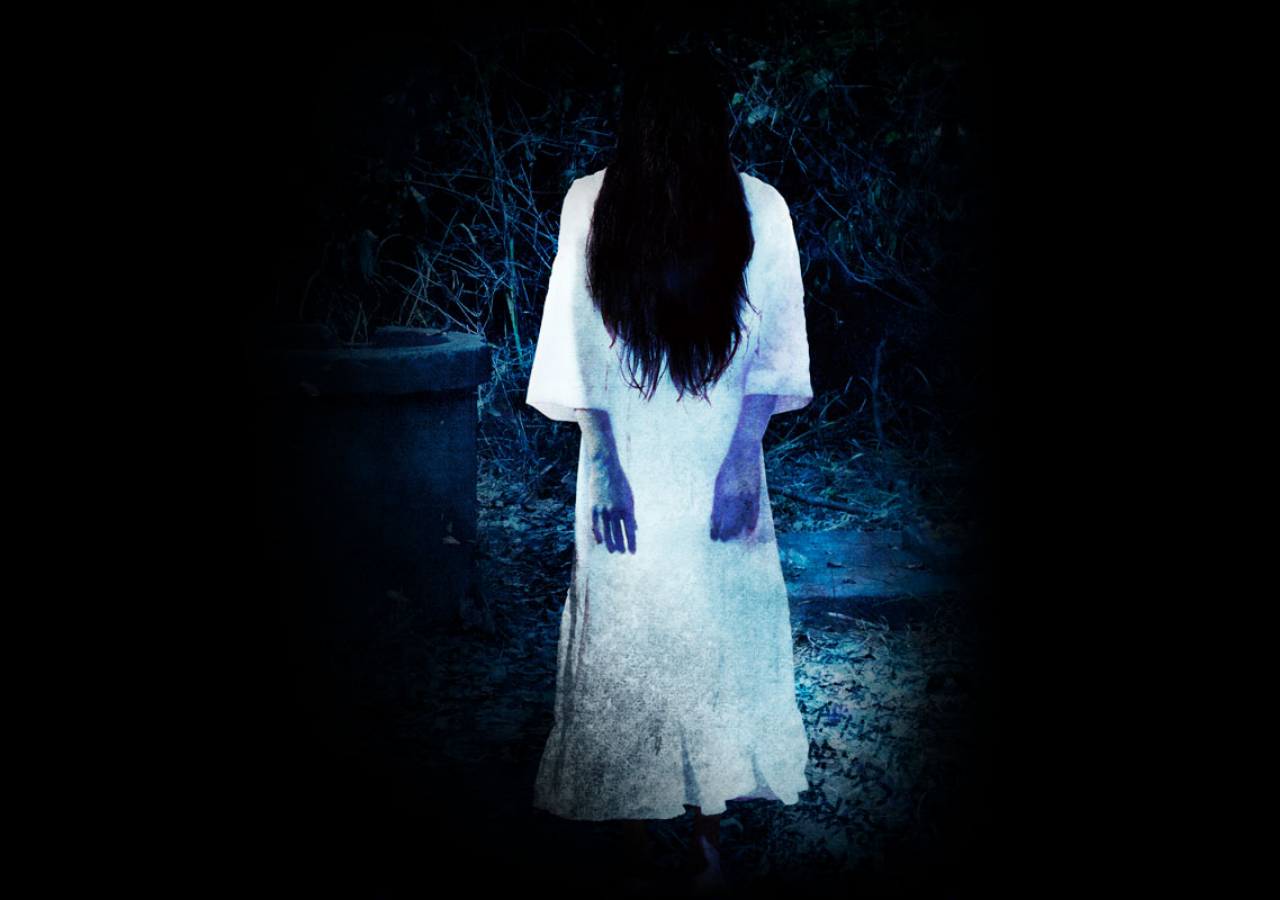
<file: try.html>
<!DOCTYPE html>
<html lang="en">
<head>
    <meta charset="UTF-8">
    <title>Document</title>
    <style>
        body{
            background-image: url(img2/20130226_yamadamariya_24.jpg);
            background-repeat: no-repeat;
            background-attachment: fixed;
            
            background-size: cover;
        }
    
    </style>  
</head>
<body> 

</body>
</html>
</file>
<file: pic.css>
/*圖片替換*/
        * {
            box-sizing: border-box;
        }

        body {
            font-family: Verdana, sans-serif;
        }

        .mySlides {
            display: none;
            margin: 0px;
        }

        img {
            vertical-align: middle;
            margin: 0 auto;
        }

        /* Slideshow container */

        .slideshow-container {
            max-width: 1000px;
            position: relative;
            margin: 300px;
            margin-top: 30px;
            height: 240px;
            width: 700px;
            
            
        }

        /* Caption text */

        .text {
            color: #f2f2f2;
            font-size: 15px;
            padding: 8px 12px;
            position: absolute;
            bottom: 8px;
            width: 100%;
            text-align: center;
        }

        /* Number text (1/3 etc) */

        /*.numbertext {
            color: #f2f2f2;
            font-size: 12px;
            padding: 8px 12px;
            position: absolute;
            top: 0;
        }

        /* The dots/bullets/indicators */

        .dot {
            height: 15px;
            width: 15px;
            margin: 0 2px;
            background-color: #bbb;
            border-radius: 50%;
            display: inline-block;
            transition: background-color 0.6s ease;
        }

        .active {
            background-color: #717171;
        }

        /* Fading animation */

        .fade {
            -webkit-animation-name: fade;
            -webkit-animation-duration: 1.5s;
            animation-name: fade;
            animation-duration: 1.5s;
        }

        @-webkit-keyframes fade {
            from {
                opacity: .4
            }
            to {
                opacity: 1
            }
        }

        @keyframes fade {
            from {
                opacity: .4
            }
            to {
                opacity: 1
            }
        }

        /* On smaller screens, decrease text size */

        @media only screen and (max-width: 300px) {
            .text {
                font-size: 11px
            }
        }
</file>
